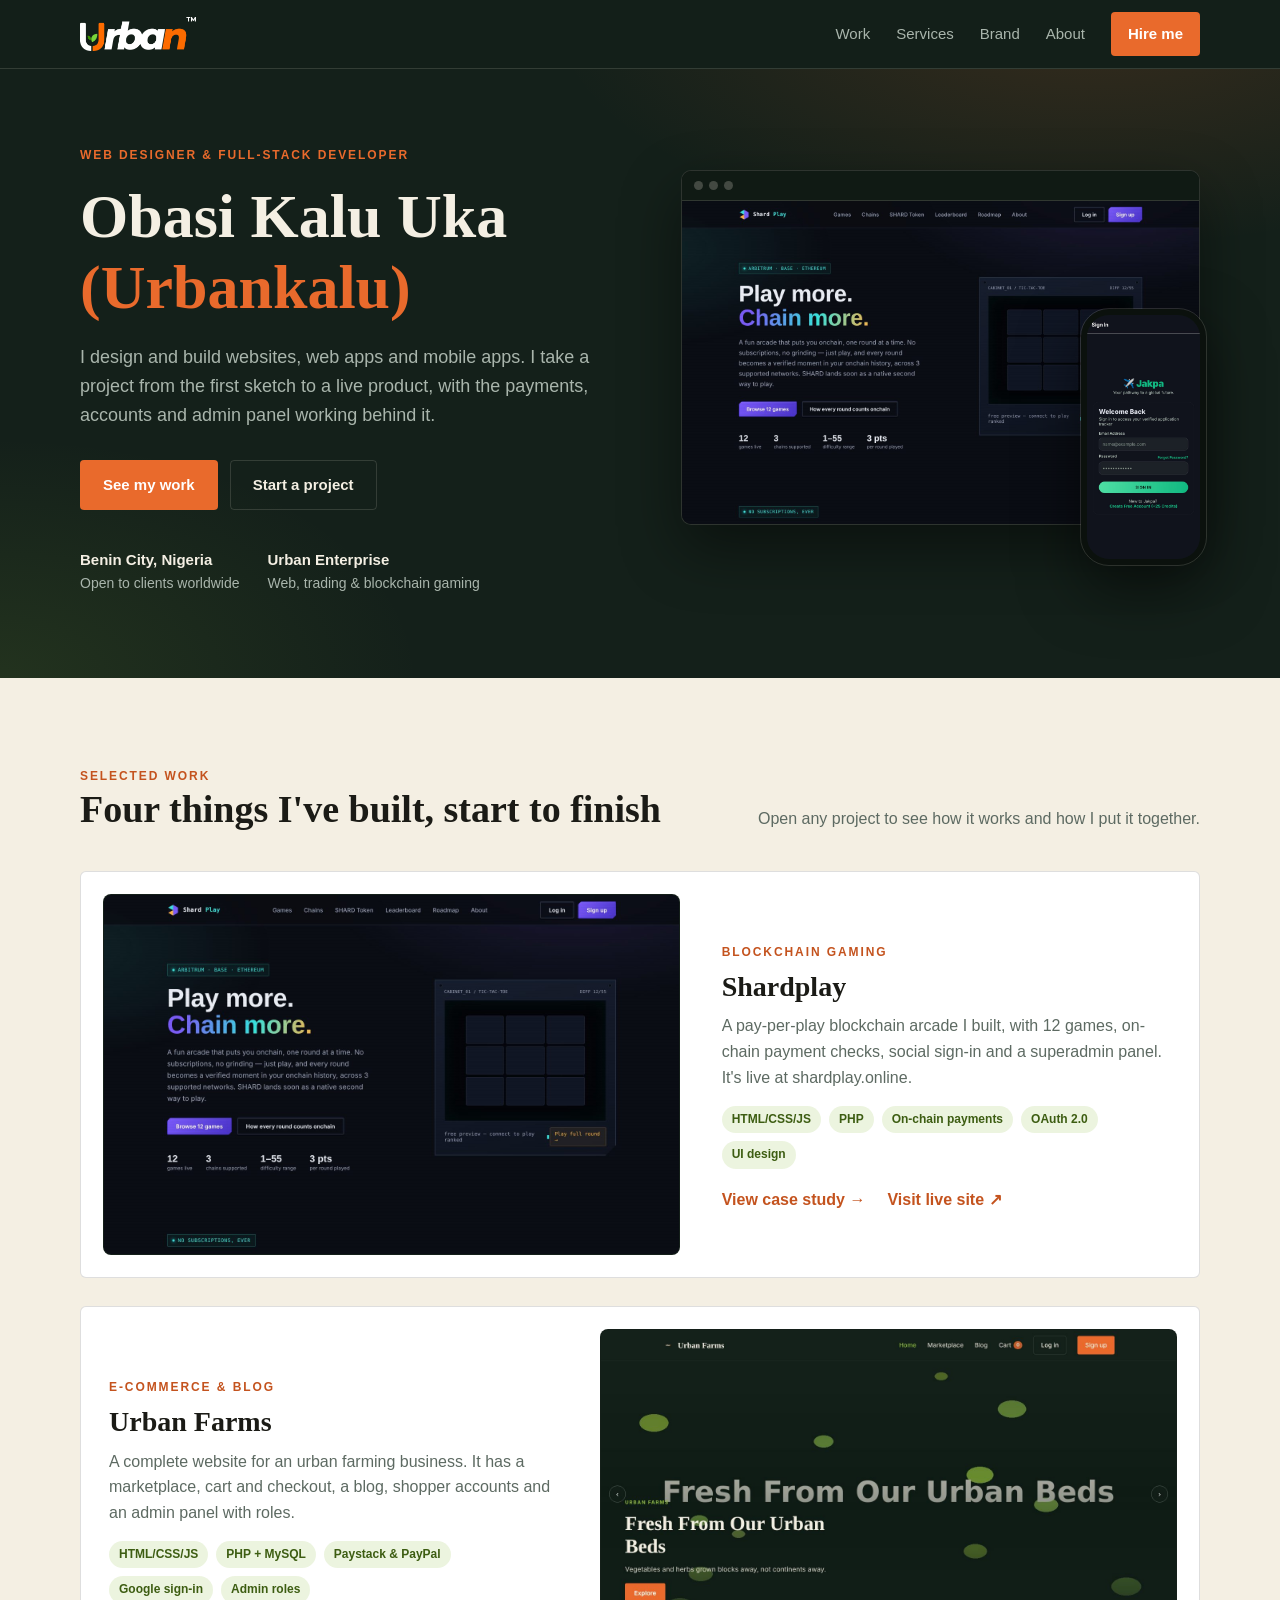
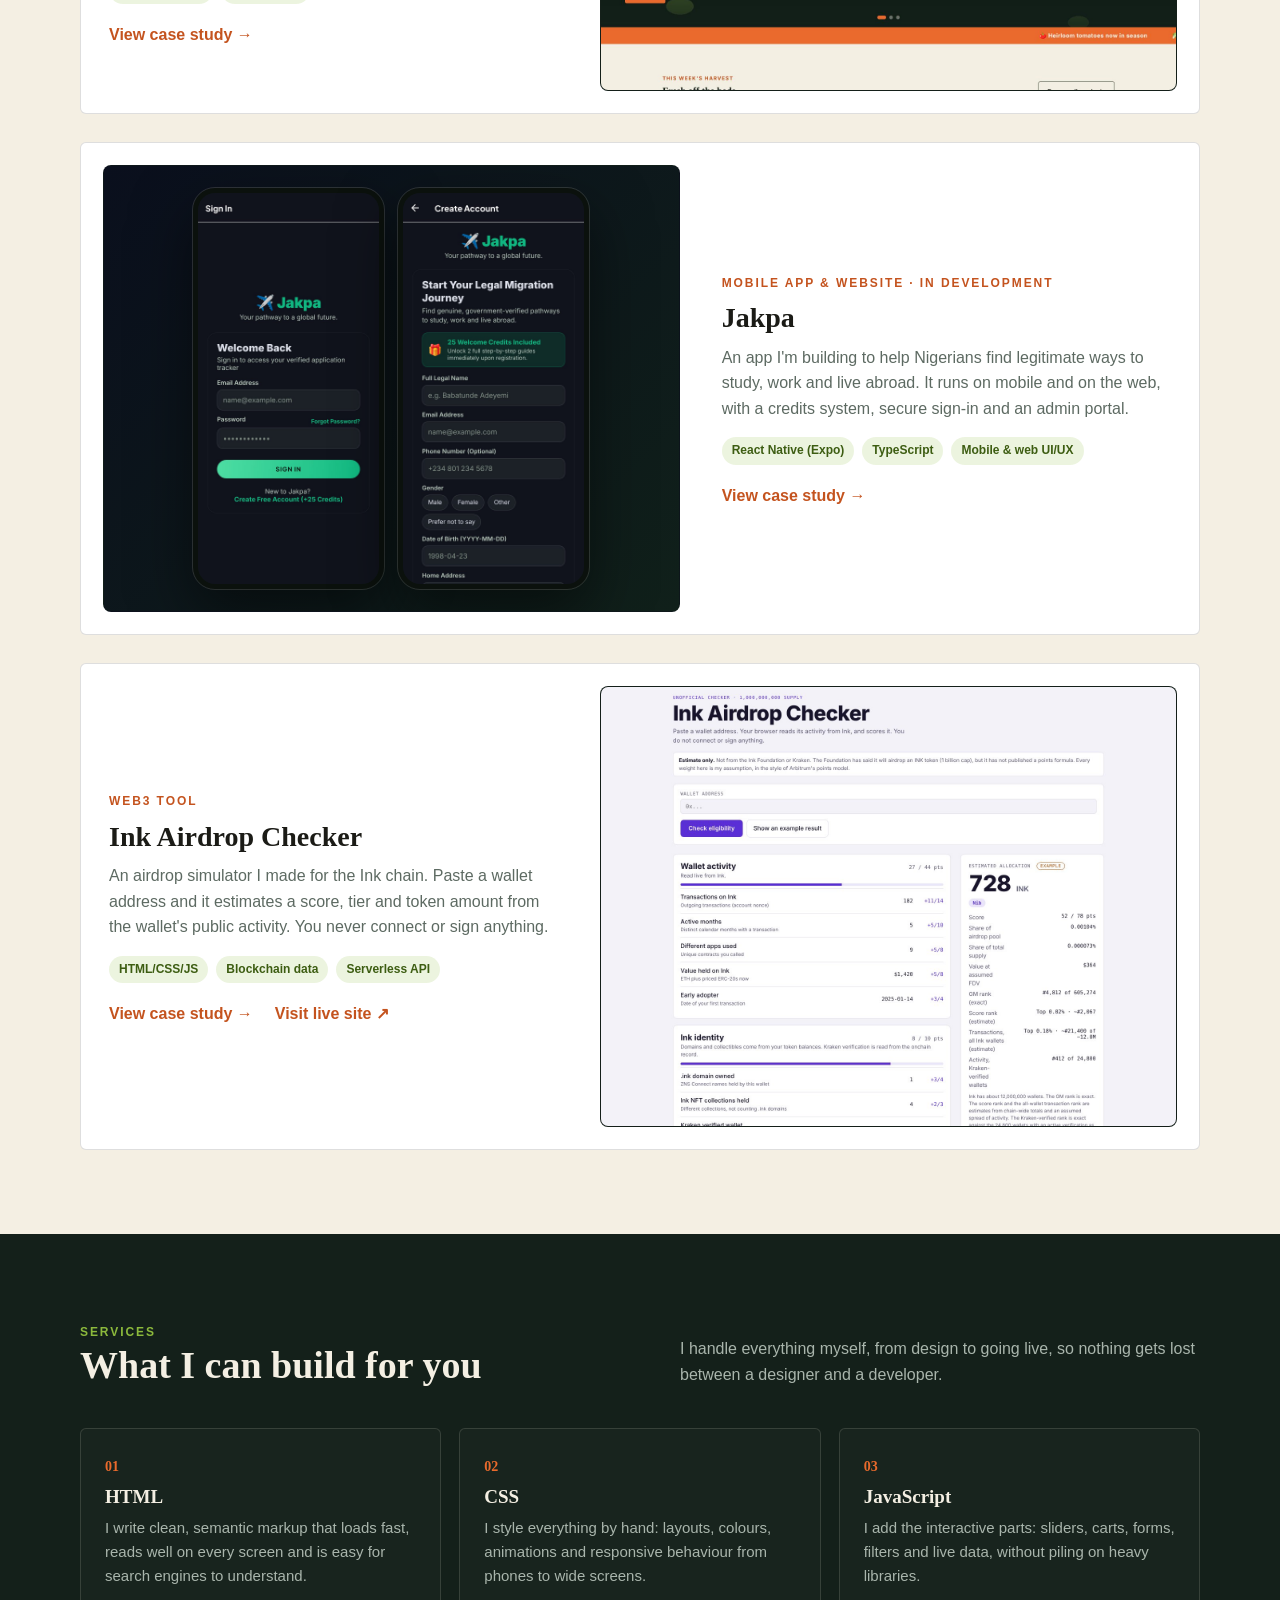
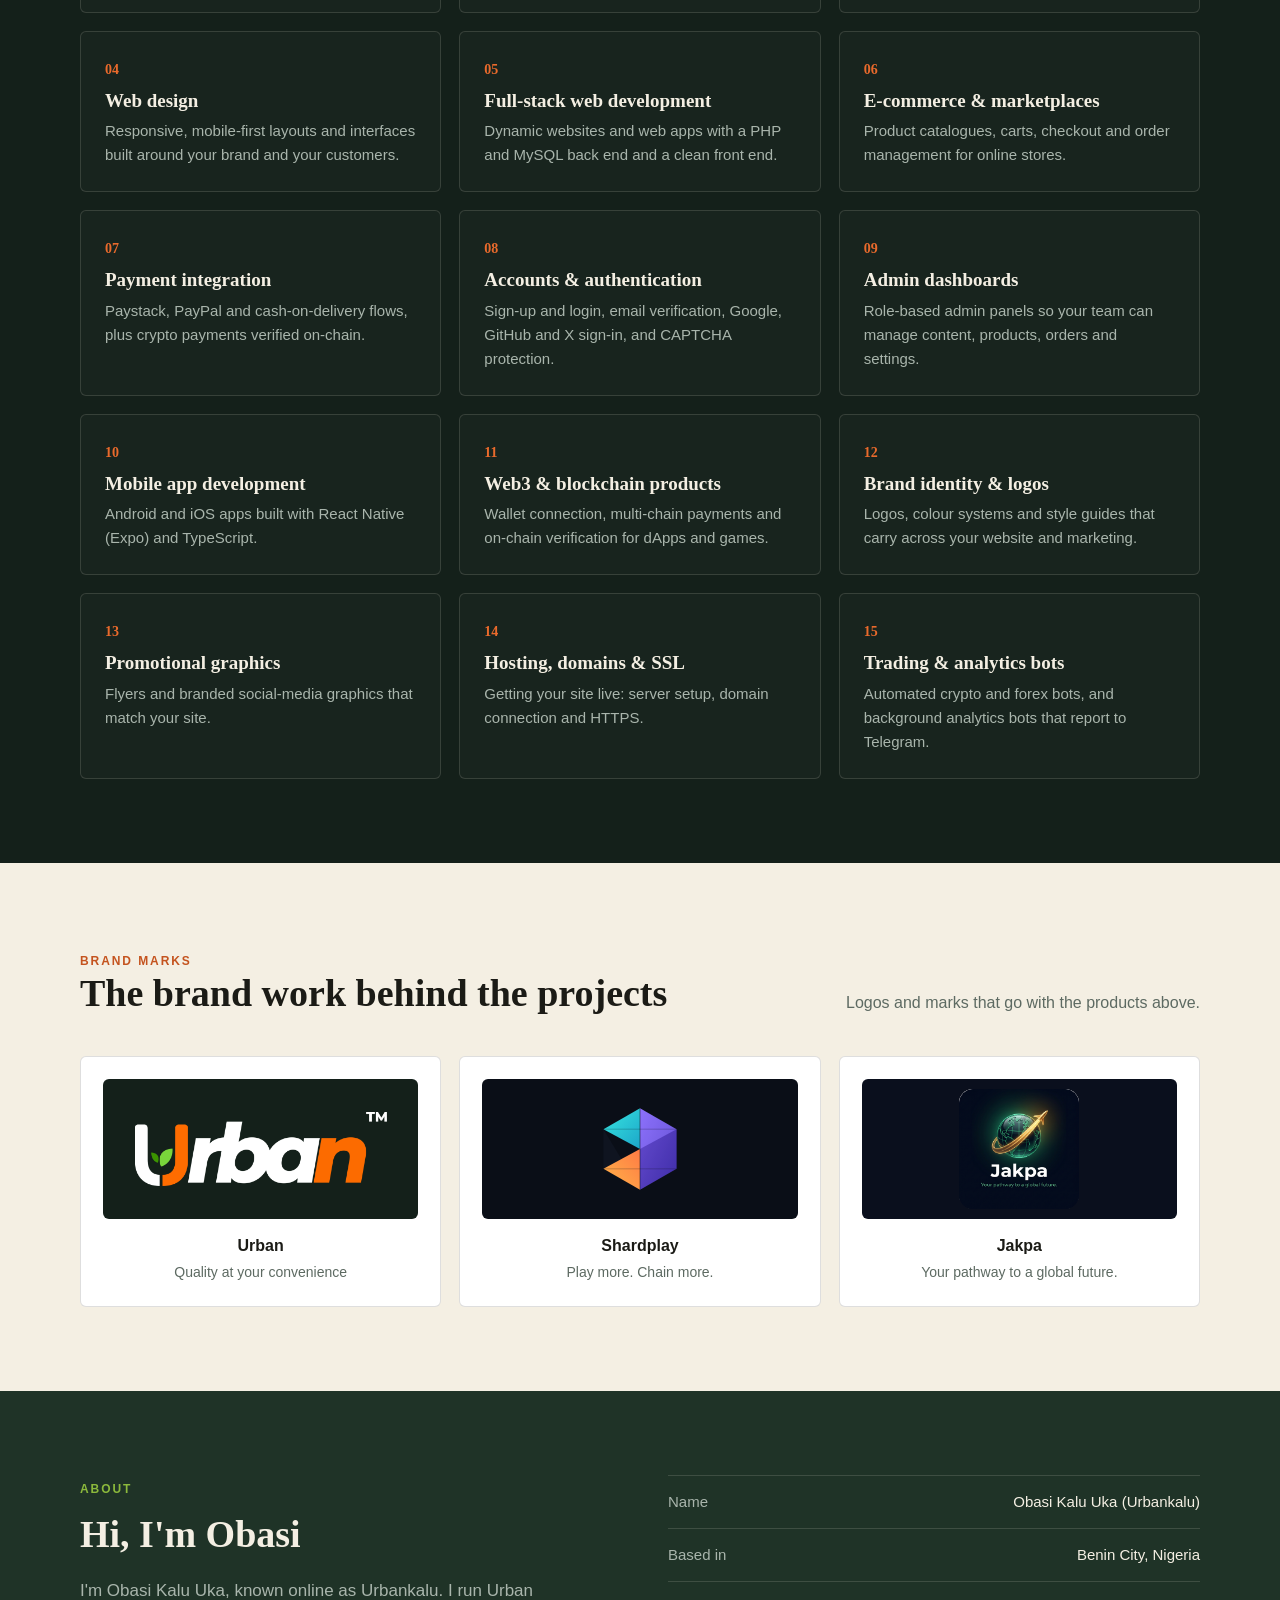
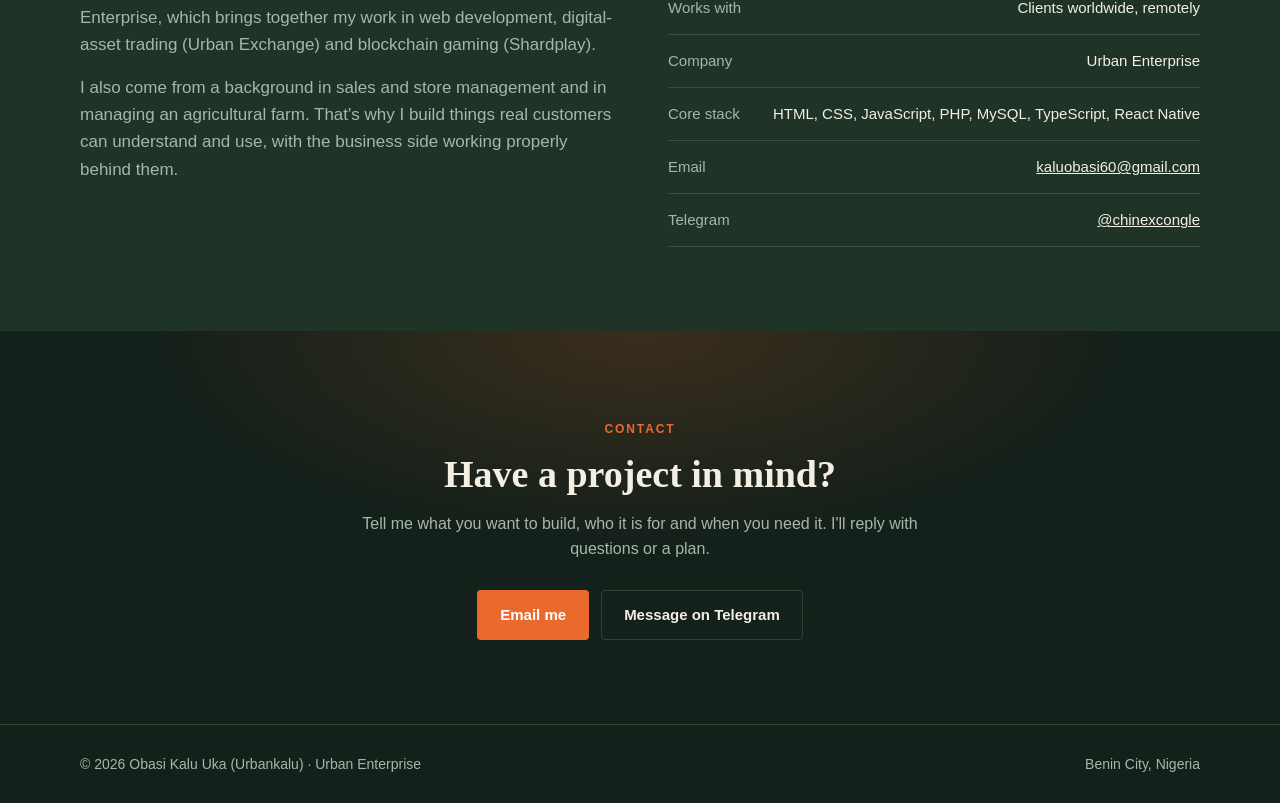
<file: index.html>
<!doctype html>
<html lang="en">
<head>
<meta charset="utf-8">
<meta name="viewport" content="width=device-width, initial-scale=1">
<title>Obasi Kalu Uka (Urbankalu) — Web Designer &amp; Developer</title>
<meta name="description" content="Obasi Kalu Uka (Urbankalu) is a web designer and full-stack developer in Benin City, Nigeria, working with clients worldwide. Websites, web apps, mobile apps, branding and blockchain products.">
<meta name="theme-color" content="#14201a">
<link rel="icon" href="assets/img/urban-logo.png">
<link rel="stylesheet" href="assets/style.css">
</head>
<body>

<header class="site-header">
  <div class="wrap nav">
    <a class="brand" href="#top" aria-label="Urban — home"><img src="assets/img/urban-logo.png" alt="Urban"></a>
    <button class="menu-btn" aria-label="Menu">Menu</button>
    <ul>
      <li><a href="#work">Work</a></li>
      <li><a href="#services">Services</a></li>
      <li><a href="#brand">Brand</a></li>
      <li><a href="#about">About</a></li>
      <li><a class="btn btn-solid btn-sm" href="#contact" style="color:#fff">Hire me</a></li>
    </ul>
  </div>
</header>

<main id="top">

<!-- HERO -->
<section class="hero">
  <div class="wrap hero-grid">
    <div>
      <span class="eyebrow">Web designer &amp; full-stack developer</span>
      <h1>Obasi Kalu Uka <em>(Urbankalu)</em></h1>
      <p class="lead">I design and build websites, web apps and mobile apps. I take a project from the first sketch to a live product, with the payments, accounts and admin panel working behind it.</p>
      <div class="cta">
        <a class="btn btn-solid" href="#work">See my work</a>
        <a class="btn btn-ghost" href="#contact">Start a project</a>
      </div>
      <div class="hero-meta">
        <div><strong>Benin City, Nigeria</strong>Open to clients worldwide</div>
        <div><strong>Urban Enterprise</strong>Web, trading &amp; blockchain gaming</div>
      </div>
    </div>
    <div class="hero-art">
      <div class="frame">
        <div class="bar"><i></i><i></i><i></i></div>
        <img src="assets/img/sp-home.jpg" alt="Shardplay home page" width="1440" height="900">
      </div>
      <div class="phone"><img src="assets/img/jk-1.jpg" alt="Jakpa sign-in screen" width="780" height="1688"></div>
    </div>
  </div>
</section>

<!-- WORK -->
<section id="work" class="light">
  <div class="wrap">
    <div class="section-head">
      <div>
        <span class="eyebrow">Selected work</span>
        <h2>Four things I've built, start to finish</h2>
      </div>
      <p>Open any project to see how it works and how I put it together.</p>
    </div>

    <div class="projects">
      <div class="project">
        <a class="shot" href="projects/shardplay.html"><img src="assets/img/sp-home.jpg" alt="Shardplay home page" loading="lazy"></a>
        <div class="body">
          <span class="eyebrow">Blockchain gaming</span>
          <h3>Shardplay</h3>
          <p>A pay-per-play blockchain arcade I built, with 12 games, on-chain payment checks, social sign-in and a superadmin panel. It's live at shardplay.online.</p>
          <div class="tags"><span class="tag">HTML/CSS/JS</span><span class="tag">PHP</span><span class="tag">On-chain payments</span><span class="tag">OAuth 2.0</span><span class="tag">UI design</span></div>
          <div class="links"><a class="arrow" href="projects/shardplay.html">View case study &rarr;</a><a class="arrow" href="https://shardplay.online" target="_blank" rel="noopener">Visit live site &nearr;</a></div>
        </div>
      </div>

      <a class="project" href="projects/urban-farms.html">
        <div class="shot"><img src="assets/img/uf-home.jpg" alt="Urban Farms home page" loading="lazy"></div>
        <div class="body">
          <span class="eyebrow">E-commerce &amp; blog</span>
          <h3>Urban Farms</h3>
          <p>A complete website for an urban farming business. It has a marketplace, cart and checkout, a blog, shopper accounts and an admin panel with roles.</p>
          <div class="tags"><span class="tag">HTML/CSS/JS</span><span class="tag">PHP + MySQL</span><span class="tag">Paystack &amp; PayPal</span><span class="tag">Google sign-in</span><span class="tag">Admin roles</span></div>
          <span class="arrow">View case study &rarr;</span>
        </div>
      </a>

      <a class="project" href="projects/jakpa.html">
        <div class="shot mobile">
          <div class="phone"><img src="assets/img/jk-1.jpg" alt="Jakpa sign-in screen" loading="lazy"></div>
          <div class="phone"><img src="assets/img/jk-2.jpg" alt="Jakpa create-account screen"></div>
        </div>
        <div class="body">
          <span class="eyebrow">Mobile app &amp; website &middot; In development</span>
          <h3>Jakpa</h3>
          <p>An app I'm building to help Nigerians find legitimate ways to study, work and live abroad. It runs on mobile and on the web, with a credits system, secure sign-in and an admin portal.</p>
          <div class="tags"><span class="tag">React Native (Expo)</span><span class="tag">TypeScript</span><span class="tag">Mobile &amp; web UI/UX</span></div>
          <span class="arrow">View case study &rarr;</span>
        </div>
      </a>

      <div class="project">
        <a class="shot" href="projects/ink-airdrop-checker.html"><img src="assets/img/ink-example.jpg" alt="Ink Airdrop Checker showing an example result" loading="lazy"></a>
        <div class="body">
          <span class="eyebrow">Web3 tool</span>
          <h3>Ink Airdrop Checker</h3>
          <p>An airdrop simulator I made for the Ink chain. Paste a wallet address and it estimates a score, tier and token amount from the wallet's public activity. You never connect or sign anything.</p>
          <div class="tags"><span class="tag">HTML/CSS/JS</span><span class="tag">Blockchain data</span><span class="tag">Serverless API</span></div>
          <div class="links"><a class="arrow" href="projects/ink-airdrop-checker.html">View case study &rarr;</a><a class="arrow" href="https://inkonchainairdropsimulator.vercel.app/" target="_blank" rel="noopener">Visit live site &nearr;</a></div>
        </div>
      </div>
    </div>
  </div>
</section>

<!-- SERVICES -->
<section id="services">
  <div class="wrap">
    <div class="section-head">
      <div>
        <span class="eyebrow green">Services</span>
        <h2>What I can build for you</h2>
      </div>
      <p>I handle everything myself, from design to going live, so nothing gets lost between a designer and a developer.</p>
    </div>
    <div class="services">
      <div class="service"><span class="num">01</span><h3>HTML</h3><p>I write clean, semantic markup that loads fast, reads well on every screen and is easy for search engines to understand.</p></div>
      <div class="service"><span class="num">02</span><h3>CSS</h3><p>I style everything by hand: layouts, colours, animations and responsive behaviour from phones to wide screens.</p></div>
      <div class="service"><span class="num">03</span><h3>JavaScript</h3><p>I add the interactive parts: sliders, carts, forms, filters and live data, without piling on heavy libraries.</p></div>
      <div class="service"><span class="num">04</span><h3>Web design</h3><p>Responsive, mobile-first layouts and interfaces built around your brand and your customers.</p></div>
      <div class="service"><span class="num">05</span><h3>Full-stack web development</h3><p>Dynamic websites and web apps with a PHP and MySQL back end and a clean front end.</p></div>
      <div class="service"><span class="num">06</span><h3>E-commerce &amp; marketplaces</h3><p>Product catalogues, carts, checkout and order management for online stores.</p></div>
      <div class="service"><span class="num">07</span><h3>Payment integration</h3><p>Paystack, PayPal and cash-on-delivery flows, plus crypto payments verified on-chain.</p></div>
      <div class="service"><span class="num">08</span><h3>Accounts &amp; authentication</h3><p>Sign-up and login, email verification, Google, GitHub and X sign-in, and CAPTCHA protection.</p></div>
      <div class="service"><span class="num">09</span><h3>Admin dashboards</h3><p>Role-based admin panels so your team can manage content, products, orders and settings.</p></div>
      <div class="service"><span class="num">10</span><h3>Mobile app development</h3><p>Android and iOS apps built with React Native (Expo) and TypeScript.</p></div>
      <div class="service"><span class="num">11</span><h3>Web3 &amp; blockchain products</h3><p>Wallet connection, multi-chain payments and on-chain verification for dApps and games.</p></div>
      <div class="service"><span class="num">12</span><h3>Brand identity &amp; logos</h3><p>Logos, colour systems and style guides that carry across your website and marketing.</p></div>
      <div class="service"><span class="num">13</span><h3>Promotional graphics</h3><p>Flyers and branded social-media graphics that match your site.</p></div>
      <div class="service"><span class="num">14</span><h3>Hosting, domains &amp; SSL</h3><p>Getting your site live: server setup, domain connection and HTTPS.</p></div>
      <div class="service"><span class="num">15</span><h3>Trading &amp; analytics bots</h3><p>Automated crypto and forex bots, and background analytics bots that report to Telegram.</p></div>
    </div>
  </div>
</section>

<!-- BRAND -->
<section id="brand" class="light">
  <div class="wrap">
    <div class="section-head">
      <div>
        <span class="eyebrow">Brand marks</span>
        <h2>The brand work behind the projects</h2>
      </div>
      <p>Logos and marks that go with the products above.</p>
    </div>
    <div class="marks">
      <div class="mark u"><div class="tile"><img src="assets/img/urban-logo.png" alt="Urban logo"></div><b>Urban</b><span>Quality at your convenience</span></div>
      <div class="mark s"><div class="tile"><img src="assets/img/shardplay-mark.svg" alt="Shardplay logo mark" style="height:90px"></div><b>Shardplay</b><span>Play more. Chain more.</span></div>
      <div class="mark j"><div class="tile j"><img src="assets/img/jakpa-icon.png" alt="Jakpa app icon"></div><b>Jakpa</b><span>Your pathway to a global future.</span></div>
    </div>
  </div>
</section>

<!-- ABOUT -->
<section id="about" class="deep">
  <div class="wrap about">
    <div>
      <span class="eyebrow green">About</span>
      <h2 style="margin:12px 0 20px">Hi, I'm Obasi</h2>
      <p>I'm Obasi Kalu Uka, known online as Urbankalu. I run Urban Enterprise, which brings together my work in web development, digital-asset trading (Urban Exchange) and blockchain gaming (Shardplay).</p>
      <p>I also come from a background in sales and store management and in managing an agricultural farm. That's why I build things real customers can understand and use, with the business side working properly behind them.</p>
    </div>
    <ul class="facts">
      <li><span>Name</span><span>Obasi Kalu Uka (Urbankalu)</span></li>
      <li><span>Based in</span><span>Benin City, Nigeria</span></li>
      <li><span>Works with</span><span>Clients worldwide, remotely</span></li>
      <li><span>Company</span><span>Urban Enterprise</span></li>
      <li><span>Core stack</span><span>HTML, CSS, JavaScript, PHP, MySQL, TypeScript, React Native</span></li>
      <li><span>Email</span><span><a href="mailto:kaluobasi60@gmail.com">kaluobasi60@gmail.com</a></span></li>
      <li><span>Telegram</span><span><a href="https://t.me/chinexcongle">@chinexcongle</a></span></li>
    </ul>
  </div>
</section>

<!-- CONTACT -->
<section id="contact" class="contact">
  <div class="wrap">
    <span class="eyebrow">Contact</span>
    <h2>Have a project in mind?</h2>
    <p>Tell me what you want to build, who it is for and when you need it. I'll reply with questions or a plan.</p>
    <div class="cta">
      <a class="btn btn-solid" href="mailto:kaluobasi60@gmail.com?subject=Project%20enquiry">Email me</a>
      <a class="btn btn-ghost" href="https://t.me/chinexcongle">Message on Telegram</a>
    </div>
  </div>
</section>

</main>

<footer class="site-footer">
  <div class="wrap row">
    <span>&copy; <span id="year">2026</span> Obasi Kalu Uka (Urbankalu) &middot; Urban Enterprise</span>
    <span>Benin City, Nigeria</span>
  </div>
</footer>

<script src="assets/site.js"></script>
</body>
</html>
</file>
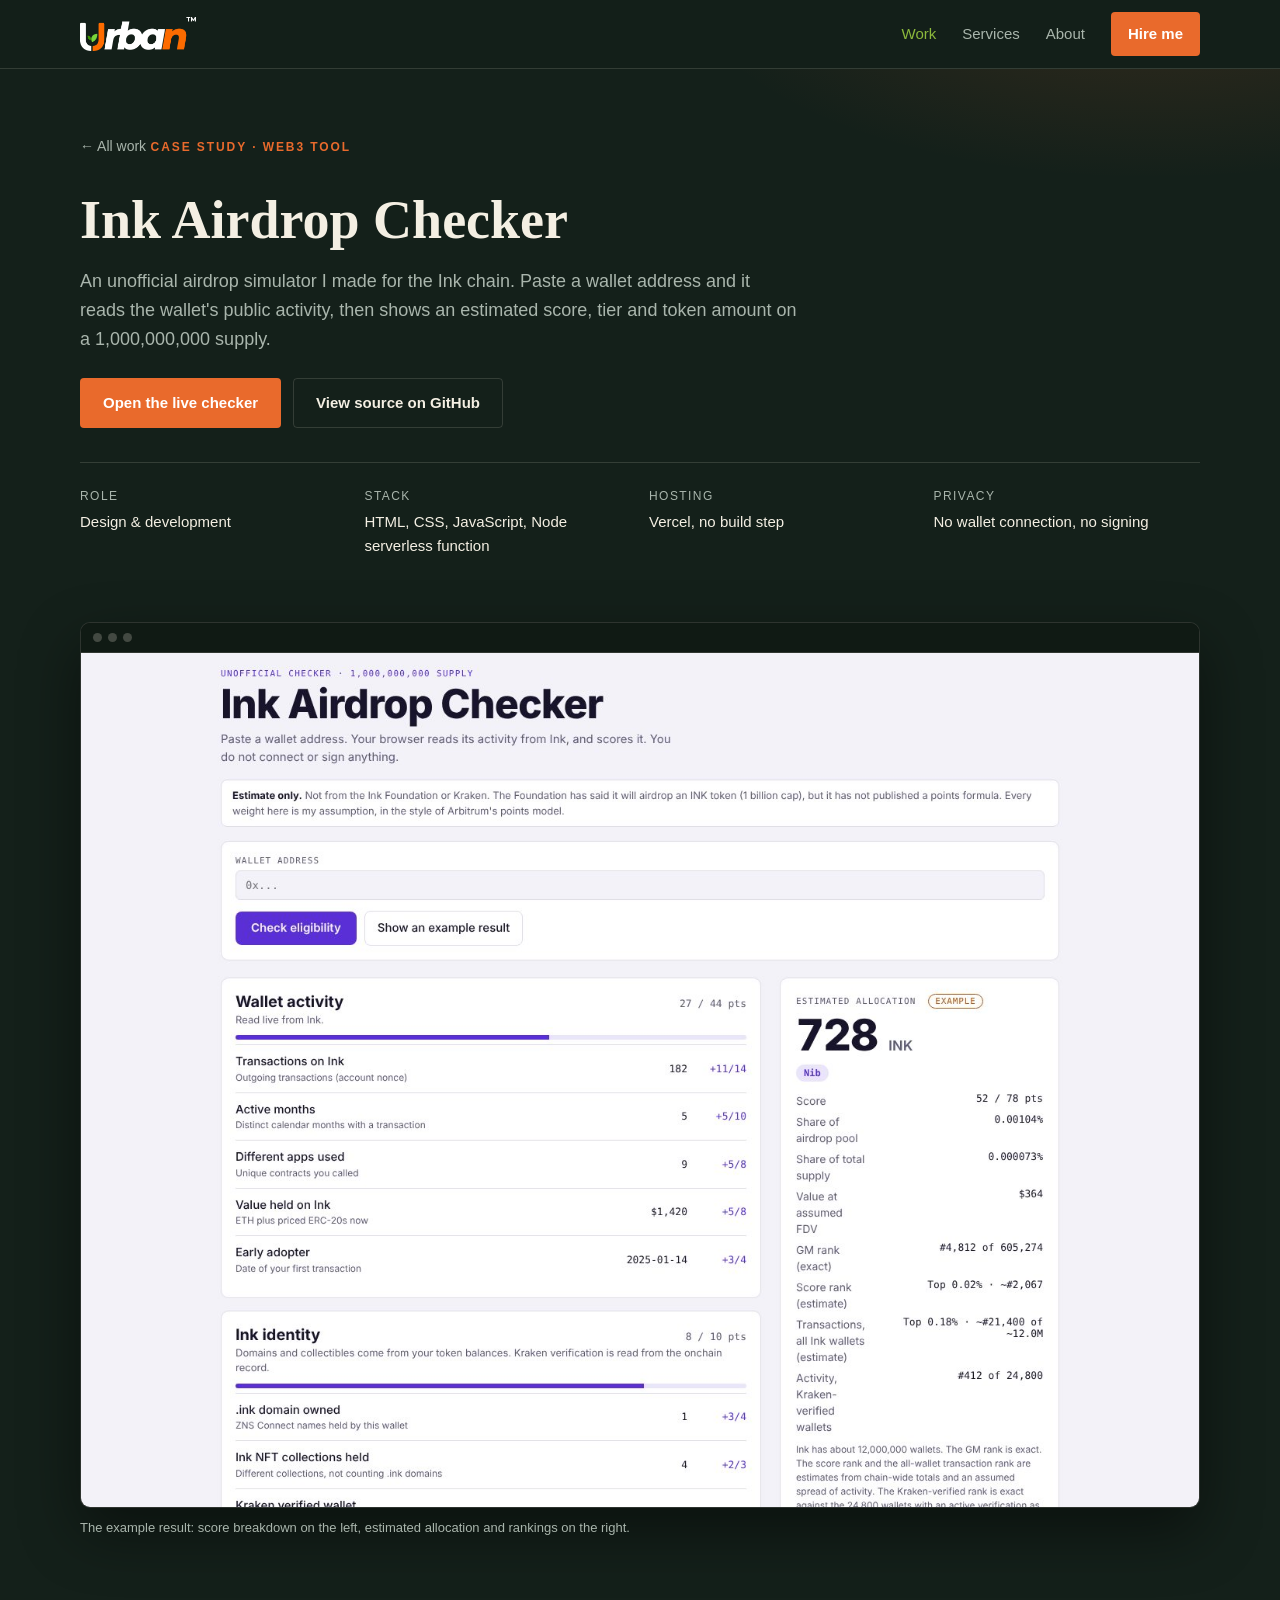
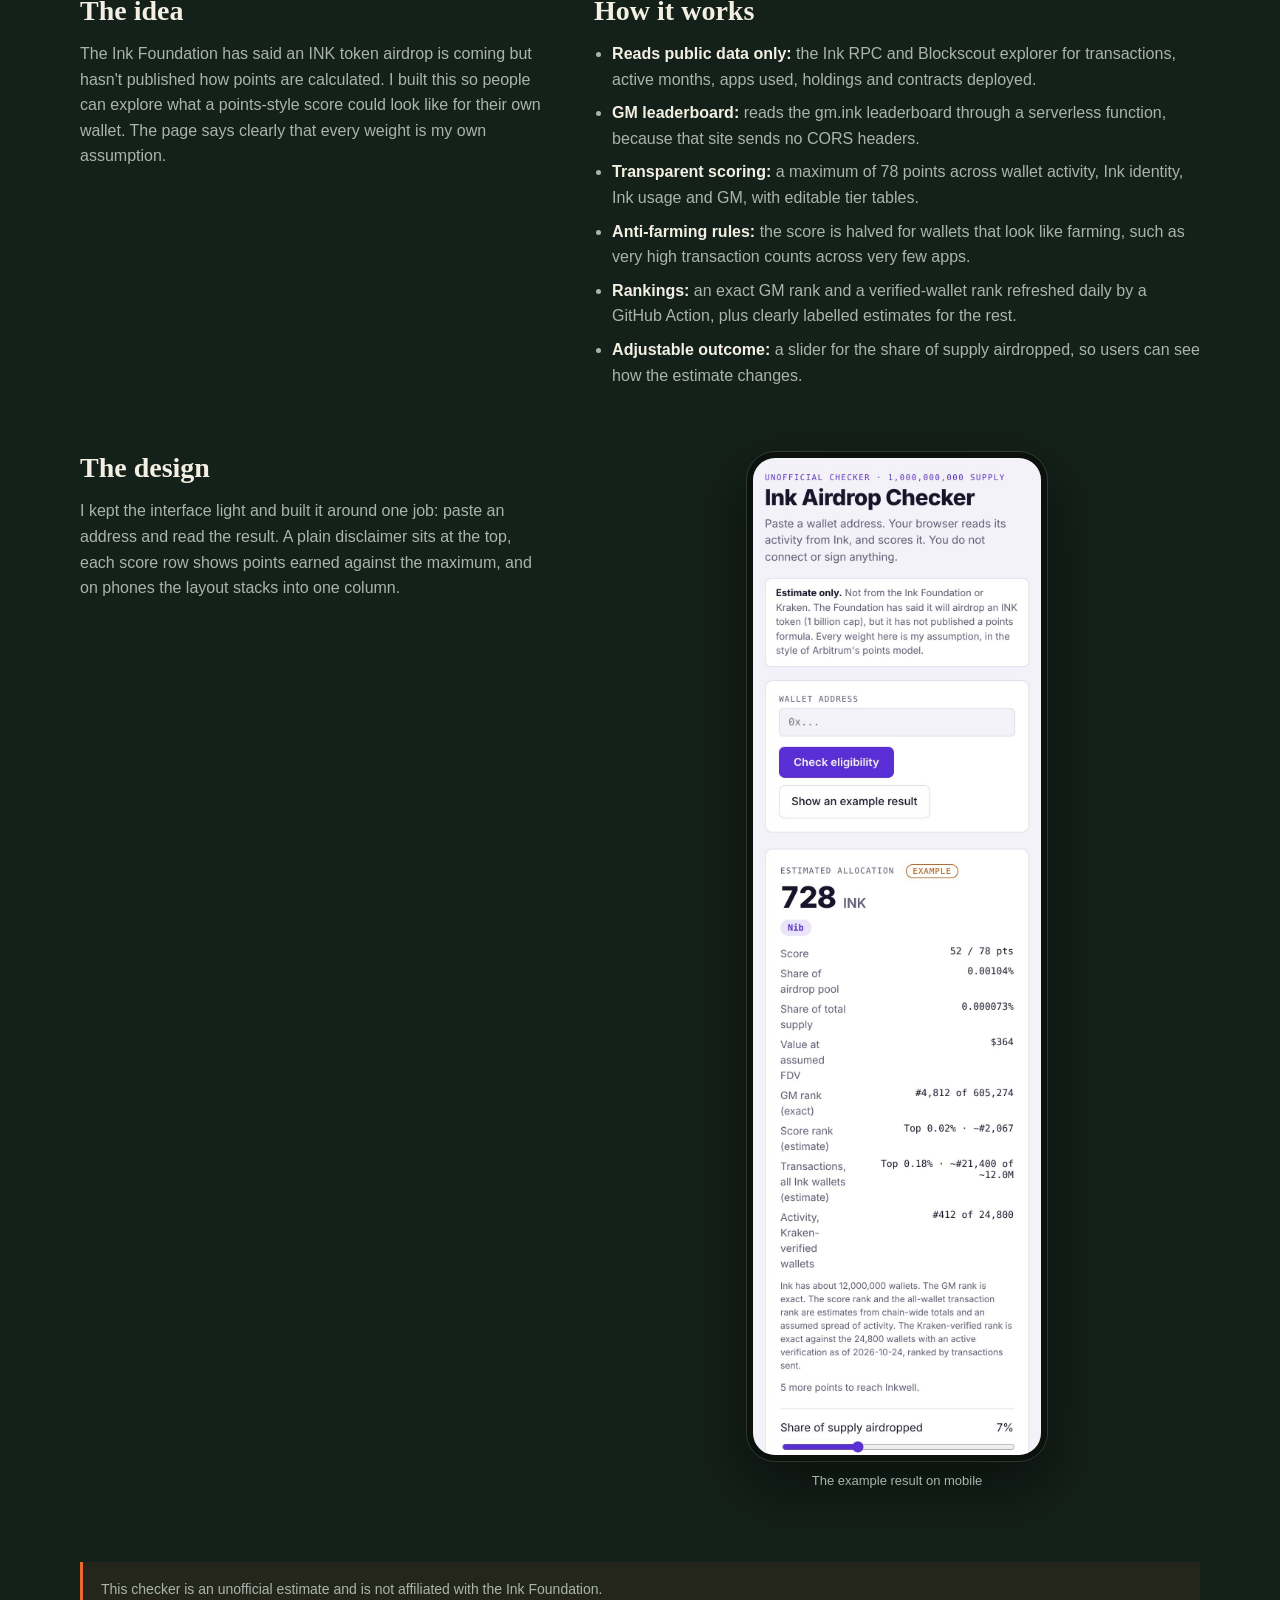
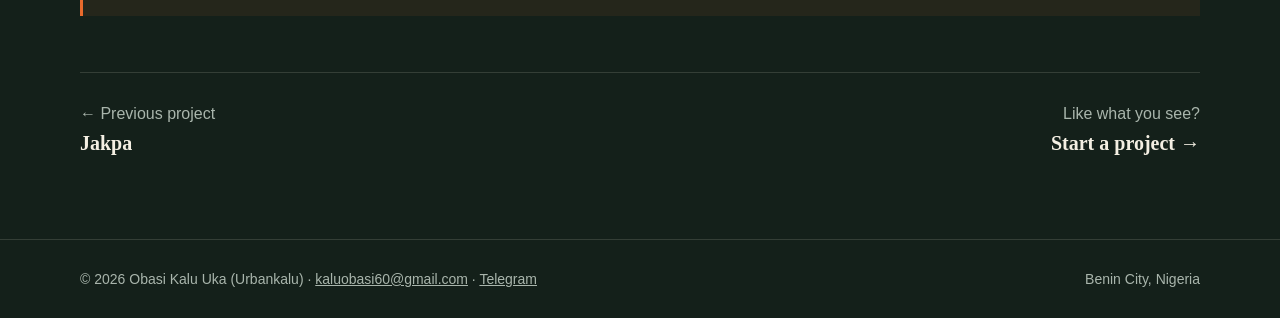
<file: projects/ink-airdrop-checker.html>
<!doctype html>
<html lang="en">
<head>
<meta charset="utf-8">
<meta name="viewport" content="width=device-width, initial-scale=1">
<title>Ink Airdrop Checker — Case study | Obasi Kalu Uka (Urbankalu)</title>
<meta name="description" content="Case study: Ink Airdrop Checker, an unofficial airdrop simulator for the Ink chain that scores a wallet from its public on-chain activity.">
<meta name="theme-color" content="#14201a">
<link rel="icon" href="../assets/img/urban-logo.png">
<link rel="stylesheet" href="../assets/style.css">
</head>
<body>
<header class="site-header">
  <div class="wrap nav">
    <a class="brand" href="../index.html" aria-label="Urban — home"><img src="../assets/img/urban-logo.png" alt="Urban"></a>
    <button class="menu-btn" aria-label="Menu">Menu</button>
    <ul>
      <li><a href="../index.html#work" class="active">Work</a></li>
      <li><a href="../index.html#services">Services</a></li>
      <li><a href="../index.html#about">About</a></li>
      <li><a class="btn btn-solid btn-sm" href="../index.html#contact" style="color:#fff">Hire me</a></li>
    </ul>
  </div>
</header>

<main>
<section class="cs-hero">
  <div class="wrap">
    <a class="back" href="../index.html#work">&larr; All work</a>
    <span class="eyebrow">Case study &middot; Web3 tool</span>
    <h1>Ink Airdrop Checker</h1>
    <p class="lead">An unofficial airdrop simulator I made for the Ink chain. Paste a wallet address and it reads the wallet's public activity, then shows an estimated score, tier and token amount on a 1,000,000,000 supply.</p>
    <div class="cta" style="display:flex;gap:12px;margin-top:24px;flex-wrap:wrap">
      <a class="btn btn-solid" href="https://inkonchainairdropsimulator.vercel.app/" target="_blank" rel="noopener">Open the live checker</a>
      <a class="btn btn-ghost" href="https://github.com/chinex11/Inkonchainairdropsimulator" target="_blank" rel="noopener">View source on GitHub</a>
    </div>
    <div class="facts-row">
      <div><small>Role</small>Design &amp; development</div>
      <div><small>Stack</small>HTML, CSS, JavaScript, Node serverless function</div>
      <div><small>Hosting</small>Vercel, no build step</div>
      <div><small>Privacy</small>No wallet connection, no signing</div>
    </div>
  </div>
</section>

<section class="cs-body">
  <div class="wrap">
    <div class="frame">
      <div class="bar"><i></i><i></i><i></i></div>
      <img src="../assets/img/ink-example.jpg" alt="Ink Airdrop Checker showing an example score breakdown" width="1440" height="1100">
    </div>
    <p class="shot-cap">The example result: score breakdown on the left, estimated allocation and rankings on the right.</p>

    <div class="cs-grid">
      <div>
        <h2>The idea</h2>
        <p>The Ink Foundation has said an INK token airdrop is coming but hasn't published how points are calculated. I built this so people can explore what a points-style score could look like for their own wallet. The page says clearly that every weight is my own assumption.</p>
      </div>
      <div>
        <h2>How it works</h2>
        <ul>
          <li><b>Reads public data only:</b> the Ink RPC and Blockscout explorer for transactions, active months, apps used, holdings and contracts deployed.</li>
          <li><b>GM leaderboard:</b> reads the gm.ink leaderboard through a serverless function, because that site sends no CORS headers.</li>
          <li><b>Transparent scoring:</b> a maximum of 78 points across wallet activity, Ink identity, Ink usage and GM, with editable tier tables.</li>
          <li><b>Anti-farming rules:</b> the score is halved for wallets that look like farming, such as very high transaction counts across very few apps.</li>
          <li><b>Rankings:</b> an exact GM rank and a verified-wallet rank refreshed daily by a GitHub Action, plus clearly labelled estimates for the rest.</li>
          <li><b>Adjustable outcome:</b> a slider for the share of supply airdropped, so users can see how the estimate changes.</li>
        </ul>
      </div>
    </div>

    <div class="cs-grid">
      <div>
        <h2>The design</h2>
        <p>I kept the interface light and built it around one job: paste an address and read the result. A plain disclaimer sits at the top, each score row shows points earned against the maximum, and on phones the layout stacks into one column.</p>
      </div>
      <div style="display:flex;justify-content:center">
        <div style="width:min(300px,70%)">
          <div class="phone"><img src="../assets/img/ink-example-mobile.jpg" alt="Ink Airdrop Checker on a phone" loading="lazy"></div>
          <p class="shot-cap" style="text-align:center">The example result on mobile</p>
        </div>
      </div>
    </div>

    <p class="note">This checker is an unofficial estimate and is not affiliated with the Ink Foundation.</p>

    <div class="cs-nav">
      <a href="jakpa.html">&larr; Previous project<b>Jakpa</b></a>
      <a href="../index.html#contact" style="text-align:right">Like what you see?<b>Start a project &rarr;</b></a>
    </div>
  </div>
</section>
</main>

<footer class="site-footer">
  <div class="wrap row">
    <span>&copy; <span id="year">2026</span> Obasi Kalu Uka (Urbankalu) &middot; <a href="mailto:kaluobasi60@gmail.com">kaluobasi60@gmail.com</a> &middot; <a href="https://t.me/chinexcongle">Telegram</a></span>
    <span>Benin City, Nigeria</span>
  </div>
</footer>
<script src="../assets/site.js"></script>
</body>
</html>
</file>
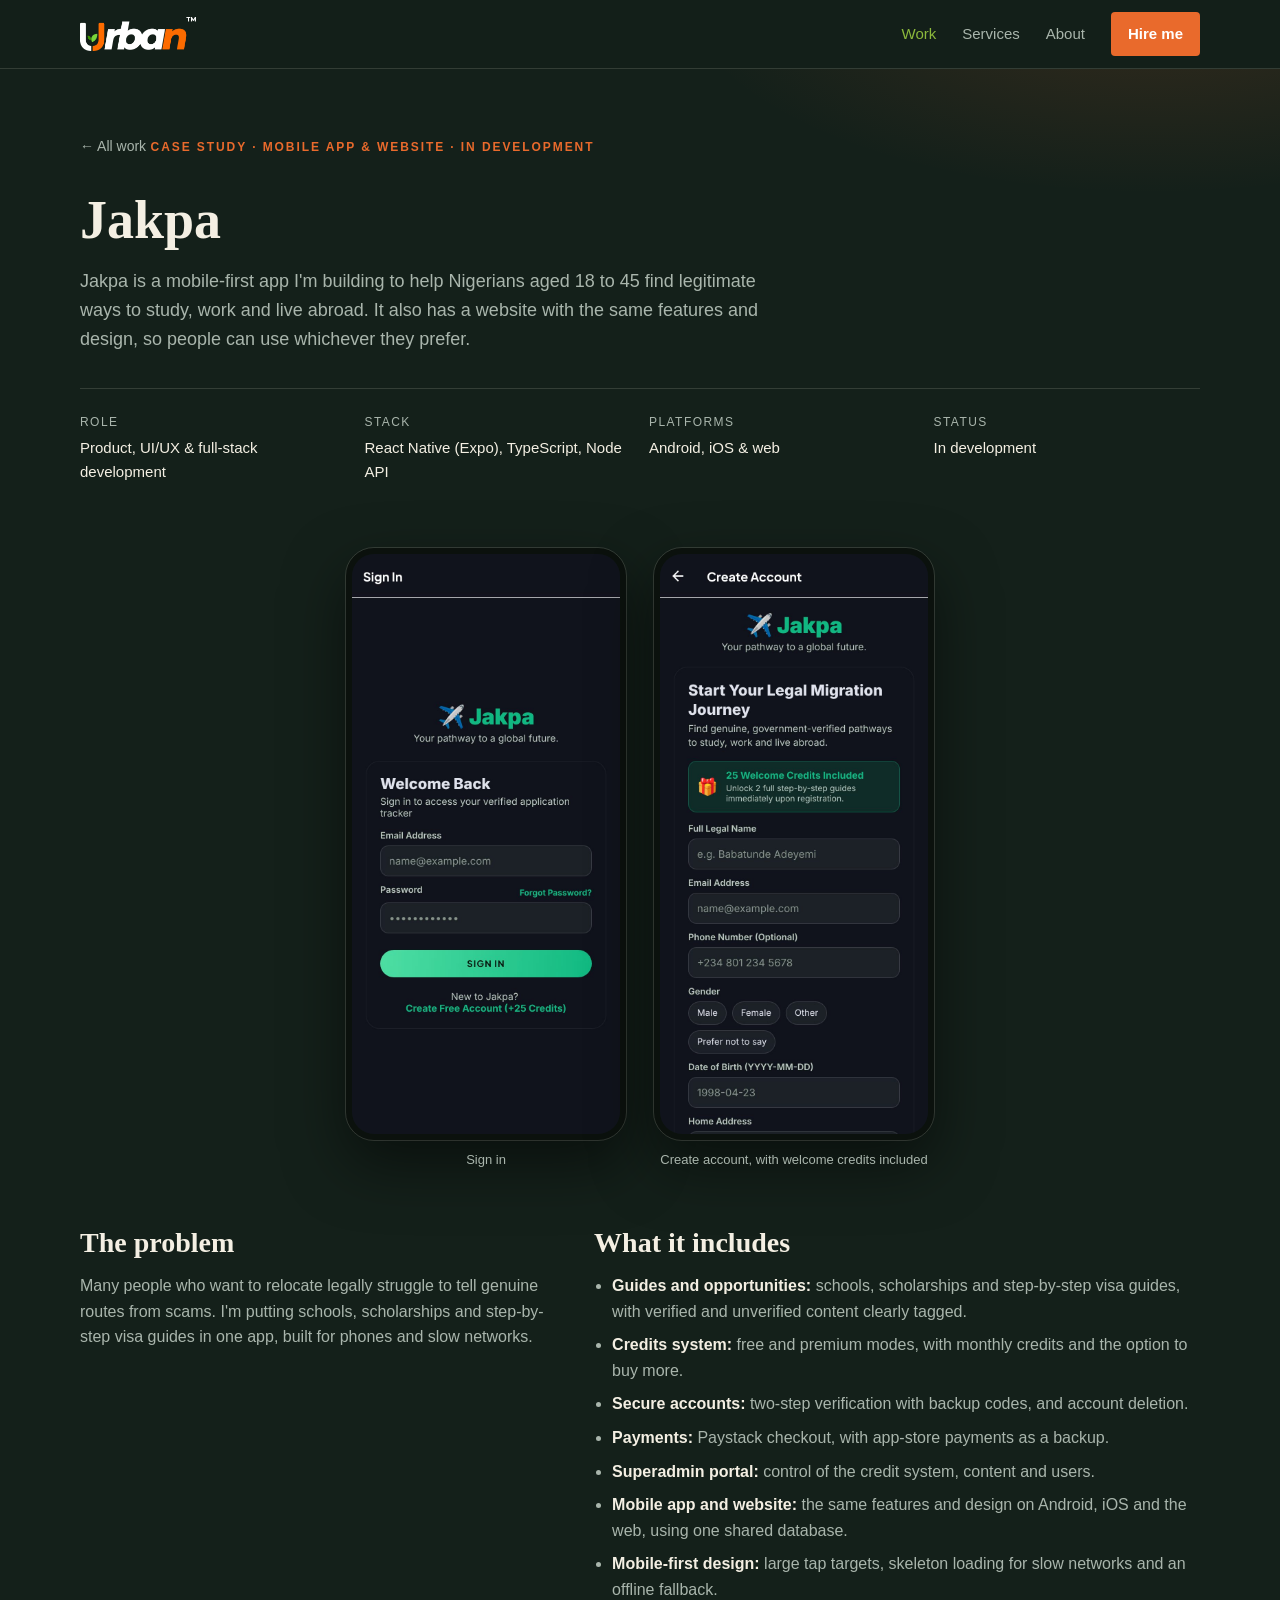
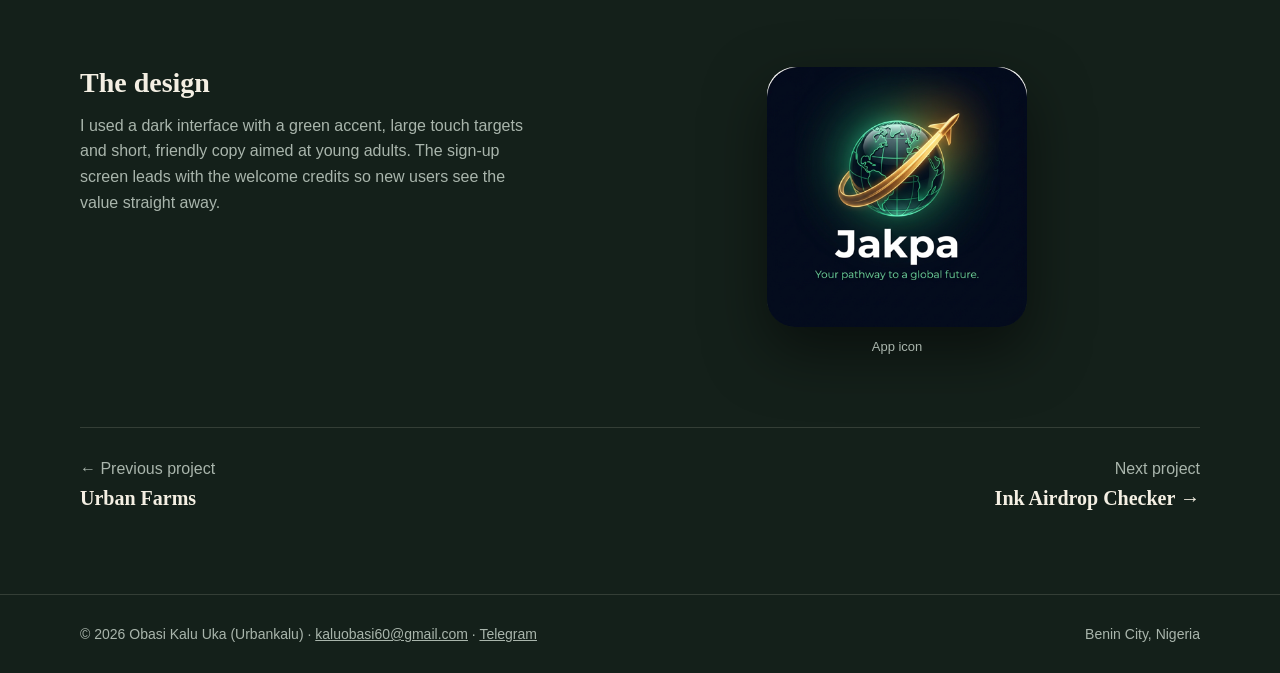
<file: projects/jakpa.html>
<!doctype html>
<html lang="en">
<head>
<meta charset="utf-8">
<meta name="viewport" content="width=device-width, initial-scale=1">
<title>Jakpa — Case study | Obasi Kalu Uka (Urbankalu)</title>
<meta name="description" content="Case study: Jakpa, a mobile-first app that helps Nigerians find legitimate routes to study, work and live abroad.">
<meta name="theme-color" content="#14201a">
<link rel="icon" href="../assets/img/urban-logo.png">
<link rel="stylesheet" href="../assets/style.css">
</head>
<body>
<header class="site-header">
  <div class="wrap nav">
    <a class="brand" href="../index.html" aria-label="Urban — home"><img src="../assets/img/urban-logo.png" alt="Urban"></a>
    <button class="menu-btn" aria-label="Menu">Menu</button>
    <ul>
      <li><a href="../index.html#work" class="active">Work</a></li>
      <li><a href="../index.html#services">Services</a></li>
      <li><a href="../index.html#about">About</a></li>
      <li><a class="btn btn-solid btn-sm" href="../index.html#contact" style="color:#fff">Hire me</a></li>
    </ul>
  </div>
</header>

<main>
<section class="cs-hero">
  <div class="wrap">
    <a class="back" href="../index.html#work">&larr; All work</a>
    <span class="eyebrow">Case study &middot; Mobile app &amp; website &middot; In development</span>
    <h1>Jakpa</h1>
    <p class="lead">Jakpa is a mobile-first app I'm building to help Nigerians aged 18 to 45 find legitimate ways to study, work and live abroad. It also has a website with the same features and design, so people can use whichever they prefer.</p>
    <div class="facts-row">
      <div><small>Role</small>Product, UI/UX &amp; full-stack development</div>
      <div><small>Stack</small>React Native (Expo), TypeScript, Node API</div>
      <div><small>Platforms</small>Android, iOS &amp; web</div>
      <div><small>Status</small>In development</div>
    </div>
  </div>
</section>

<section class="cs-body">
  <div class="wrap">
    <div class="shots-phones">
      <figure>
        <div class="phone"><img src="../assets/img/jk-1.jpg" alt="Jakpa sign-in screen" width="780" height="1688"></div>
        <p class="shot-cap" style="text-align:center">Sign in</p>
      </figure>
      <figure>
        <div class="phone"><img src="../assets/img/jk-2.jpg" alt="Jakpa create-account screen with welcome credits" loading="lazy"></div>
        <p class="shot-cap" style="text-align:center">Create account, with welcome credits included</p>
      </figure>
    </div>

    <div class="cs-grid">
      <div>
        <h2>The problem</h2>
        <p>Many people who want to relocate legally struggle to tell genuine routes from scams. I'm putting schools, scholarships and step-by-step visa guides in one app, built for phones and slow networks.</p>
      </div>
      <div>
        <h2>What it includes</h2>
        <ul>
          <li><b>Guides and opportunities:</b> schools, scholarships and step-by-step visa guides, with verified and unverified content clearly tagged.</li>
          <li><b>Credits system:</b> free and premium modes, with monthly credits and the option to buy more.</li>
          <li><b>Secure accounts:</b> two-step verification with backup codes, and account deletion.</li>
          <li><b>Payments:</b> Paystack checkout, with app-store payments as a backup.</li>
          <li><b>Superadmin portal:</b> control of the credit system, content and users.</li>
          <li><b>Mobile app and website:</b> the same features and design on Android, iOS and the web, using one shared database.</li>
          <li><b>Mobile-first design:</b> large tap targets, skeleton loading for slow networks and an offline fallback.</li>
        </ul>
      </div>
    </div>

    <div class="cs-grid">
      <div>
        <h2>The design</h2>
        <p>I used a dark interface with a green accent, large touch targets and short, friendly copy aimed at young adults. The sign-up screen leads with the welcome credits so new users see the value straight away.</p>
      </div>
      <div style="display:flex;justify-content:center">
        <div style="width:min(260px,60%)">
          <img src="../assets/img/jakpa-icon.png" alt="Jakpa app icon" loading="lazy" style="border-radius:28px;box-shadow:0 24px 60px rgba(0,0,0,.5)">
          <p class="shot-cap" style="text-align:center">App icon</p>
        </div>
      </div>
    </div>

    <div class="cs-nav">
      <a href="urban-farms.html">&larr; Previous project<b>Urban Farms</b></a>
      <a href="ink-airdrop-checker.html" style="text-align:right">Next project<b>Ink Airdrop Checker &rarr;</b></a>
    </div>
  </div>
</section>
</main>

<footer class="site-footer">
  <div class="wrap row">
    <span>&copy; <span id="year">2026</span> Obasi Kalu Uka (Urbankalu) &middot; <a href="mailto:kaluobasi60@gmail.com">kaluobasi60@gmail.com</a> &middot; <a href="https://t.me/chinexcongle">Telegram</a></span>
    <span>Benin City, Nigeria</span>
  </div>
</footer>
<script src="../assets/site.js"></script>
</body>
</html>
</file>
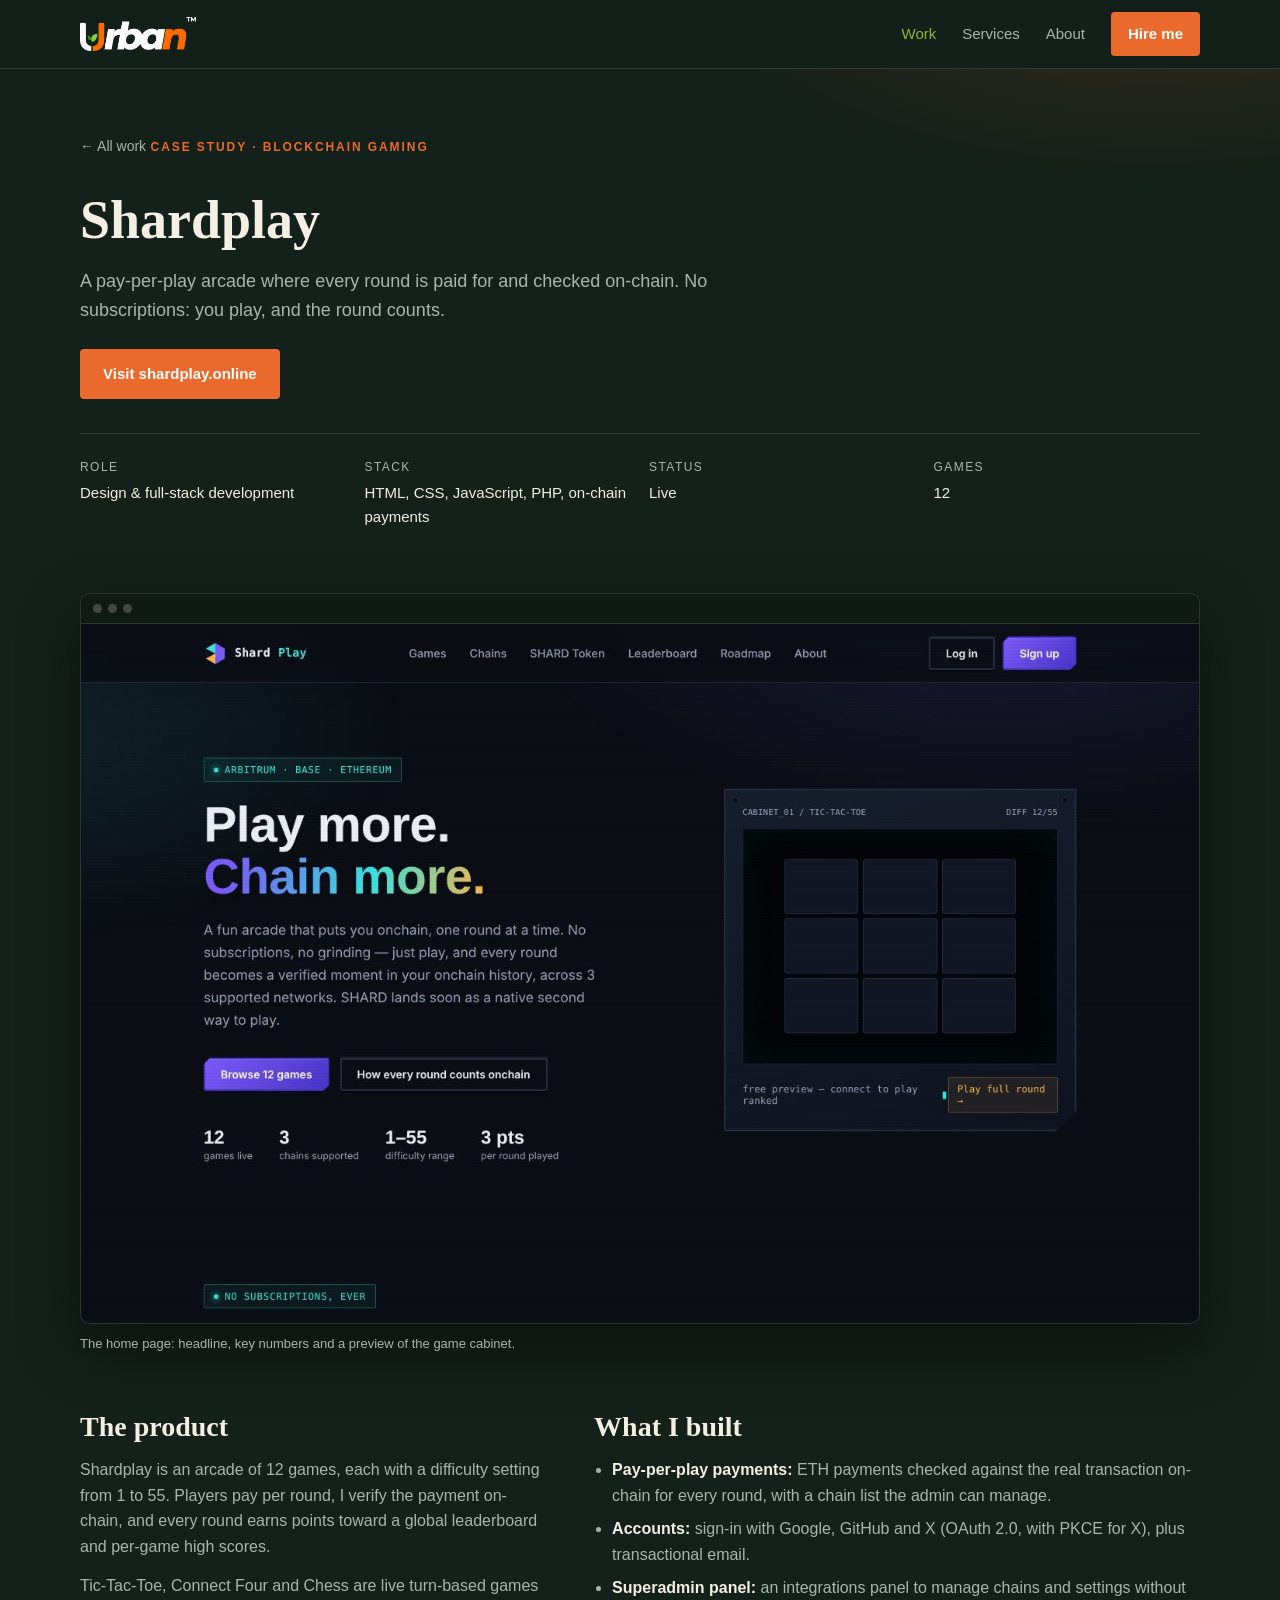
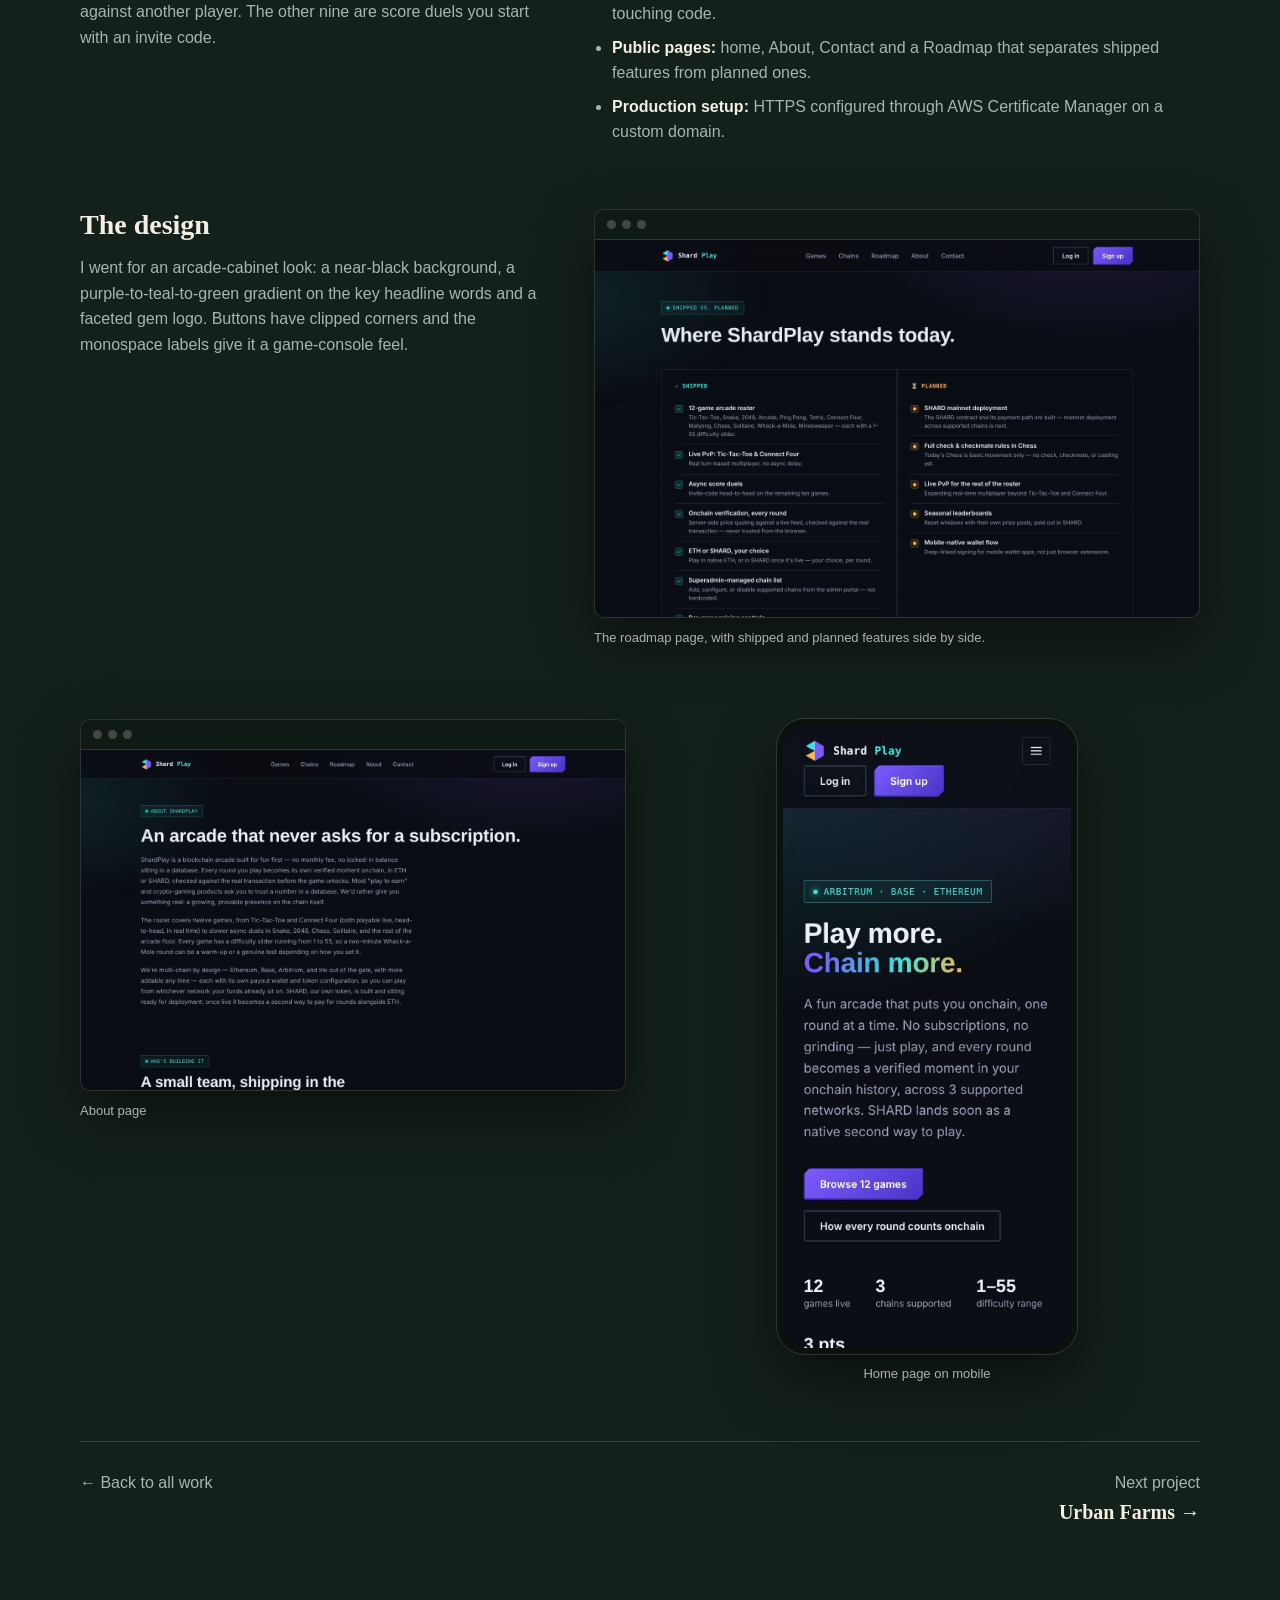
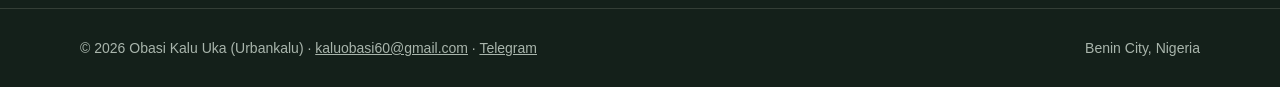
<file: projects/shardplay.html>
<!doctype html>
<html lang="en">
<head>
<meta charset="utf-8">
<meta name="viewport" content="width=device-width, initial-scale=1">
<title>Shardplay — Case study | Obasi Kalu Uka (Urbankalu)</title>
<meta name="description" content="Case study: Shardplay, a pay-per-play blockchain arcade with 12 games, on-chain payment verification and social sign-in.">
<meta name="theme-color" content="#14201a">
<link rel="icon" href="../assets/img/urban-logo.png">
<link rel="stylesheet" href="../assets/style.css">
</head>
<body>
<header class="site-header">
  <div class="wrap nav">
    <a class="brand" href="../index.html" aria-label="Urban — home"><img src="../assets/img/urban-logo.png" alt="Urban"></a>
    <button class="menu-btn" aria-label="Menu">Menu</button>
    <ul>
      <li><a href="../index.html#work" class="active">Work</a></li>
      <li><a href="../index.html#services">Services</a></li>
      <li><a href="../index.html#about">About</a></li>
      <li><a class="btn btn-solid btn-sm" href="../index.html#contact" style="color:#fff">Hire me</a></li>
    </ul>
  </div>
</header>

<main>
<section class="cs-hero">
  <div class="wrap">
    <a class="back" href="../index.html#work">&larr; All work</a>
    <span class="eyebrow">Case study &middot; Blockchain gaming</span>
    <h1>Shardplay</h1>
    <p class="lead">A pay-per-play arcade where every round is paid for and checked on-chain. No subscriptions: you play, and the round counts.</p>
    <div class="cta" style="display:flex;gap:12px;margin-top:24px;flex-wrap:wrap">
      <a class="btn btn-solid" href="https://shardplay.online" target="_blank" rel="noopener">Visit shardplay.online</a>
    </div>
    <div class="facts-row">
      <div><small>Role</small>Design &amp; full-stack development</div>
      <div><small>Stack</small>HTML, CSS, JavaScript, PHP, on-chain payments</div>
      <div><small>Status</small>Live</div>
      <div><small>Games</small>12</div>
    </div>
  </div>
</section>

<section class="cs-body">
  <div class="wrap">
    <div class="frame">
      <div class="bar"><i></i><i></i><i></i></div>
      <img src="../assets/img/sp-home.jpg" alt="Shardplay home page with the arcade cabinet preview" width="1440" height="900">
    </div>
    <p class="shot-cap">The home page: headline, key numbers and a preview of the game cabinet.</p>

    <div class="cs-grid">
      <div>
        <h2>The product</h2>
        <p>Shardplay is an arcade of 12 games, each with a difficulty setting from 1 to 55. Players pay per round, I verify the payment on-chain, and every round earns points toward a global leaderboard and per-game high scores.</p>
        <p>Tic-Tac-Toe, Connect Four and Chess are live turn-based games against another player. The other nine are score duels you start with an invite code.</p>
      </div>
      <div>
        <h2>What I built</h2>
        <ul>
          <li><b>Pay-per-play payments:</b> ETH payments checked against the real transaction on-chain for every round, with a chain list the admin can manage.</li>
          <li><b>Accounts:</b> sign-in with Google, GitHub and X (OAuth 2.0, with PKCE for X), plus transactional email.</li>
          <li><b>Superadmin panel:</b> an integrations panel to manage chains and settings without touching code.</li>
          <li><b>Public pages:</b> home, About, Contact and a Roadmap that separates shipped features from planned ones.</li>
          <li><b>Production setup:</b> HTTPS configured through AWS Certificate Manager on a custom domain.</li>
        </ul>
      </div>
    </div>

    <div class="cs-grid">
      <div>
        <h2>The design</h2>
        <p>I went for an arcade-cabinet look: a near-black background, a purple-to-teal-to-green gradient on the key headline words and a faceted gem logo. Buttons have clipped corners and the monospace labels give it a game-console feel.</p>
      </div>
      <div>
        <div class="frame">
          <div class="bar"><i></i><i></i><i></i></div>
          <img src="../assets/img/sp-roadmap.jpg" alt="Shardplay roadmap page showing shipped and planned features" loading="lazy">
        </div>
        <p class="shot-cap">The roadmap page, with shipped and planned features side by side.</p>
      </div>
    </div>

    <div class="shots-2">
      <div>
        <div class="frame"><div class="bar"><i></i><i></i><i></i></div><img src="../assets/img/sp-about.jpg" alt="Shardplay about page" loading="lazy"></div>
        <p class="shot-cap">About page</p>
      </div>
      <div style="display:flex;justify-content:center">
        <div style="width:min(300px,70%)">
          <div class="phone"><img src="../assets/img/sp-home-mobile.jpg" alt="Shardplay home page on a phone" loading="lazy"></div>
          <p class="shot-cap" style="text-align:center">Home page on mobile</p>
        </div>
      </div>
    </div>

    <div class="cs-nav">
      <a href="../index.html#work">&larr; Back to all work</a>
      <a href="urban-farms.html" style="text-align:right">Next project<b>Urban Farms &rarr;</b></a>
    </div>
  </div>
</section>
</main>

<footer class="site-footer">
  <div class="wrap row">
    <span>&copy; <span id="year">2026</span> Obasi Kalu Uka (Urbankalu) &middot; <a href="mailto:kaluobasi60@gmail.com">kaluobasi60@gmail.com</a> &middot; <a href="https://t.me/chinexcongle">Telegram</a></span>
    <span>Benin City, Nigeria</span>
  </div>
</footer>
<script src="../assets/site.js"></script>
</body>
</html>
</file>
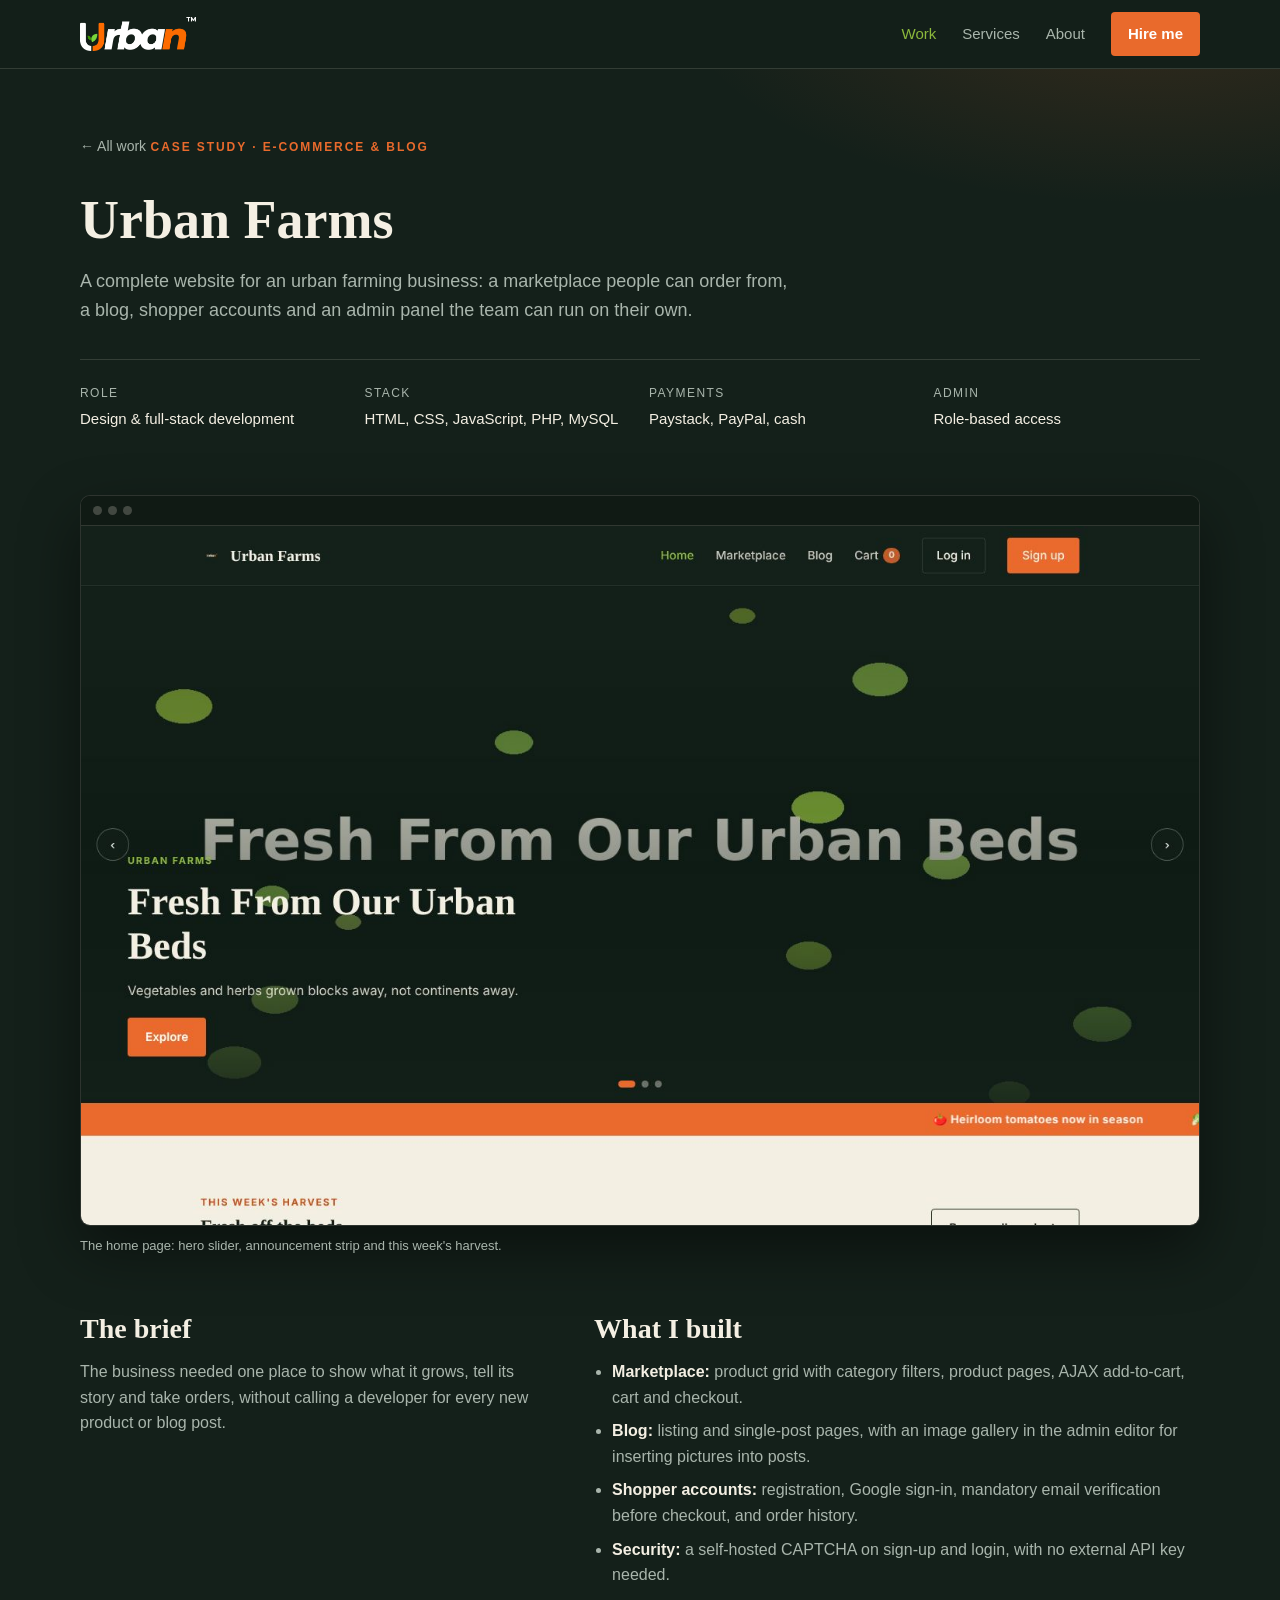
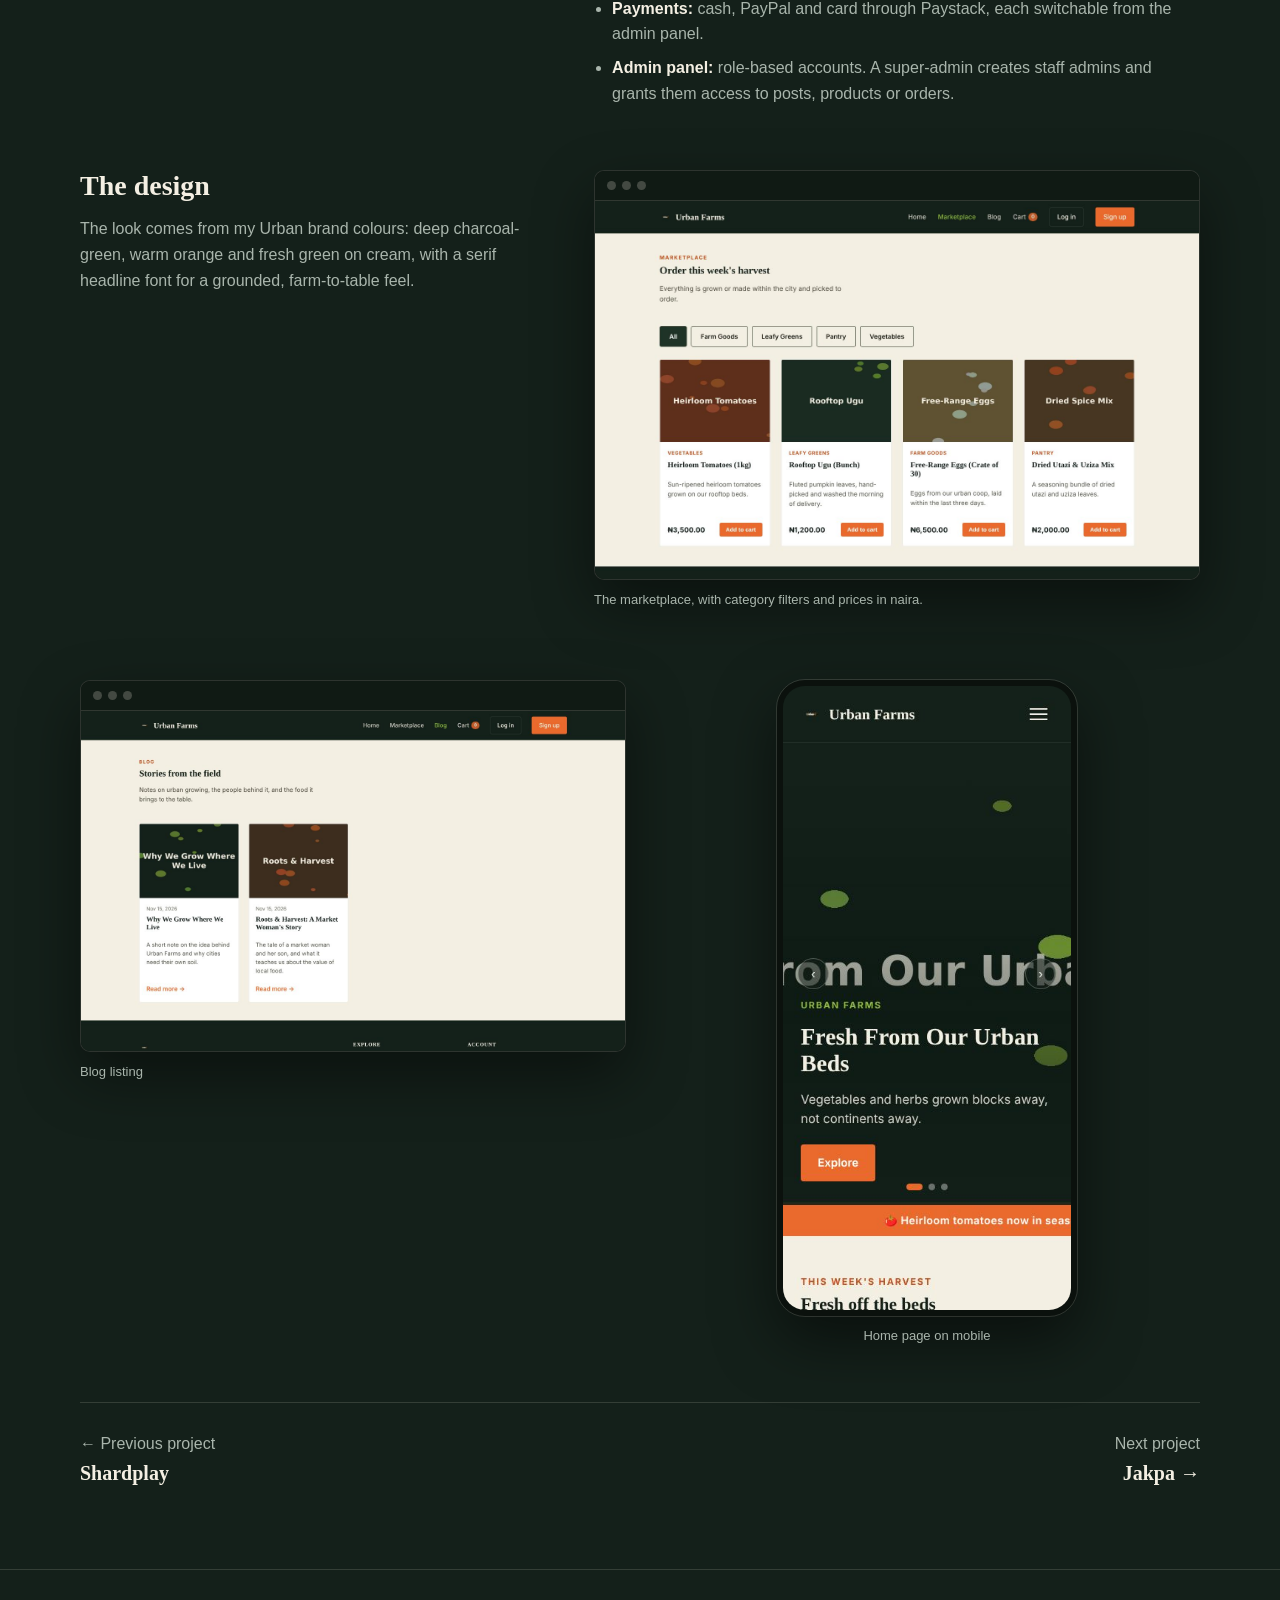
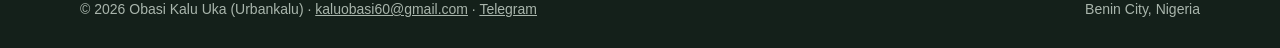
<file: projects/urban-farms.html>
<!doctype html>
<html lang="en">
<head>
<meta charset="utf-8">
<meta name="viewport" content="width=device-width, initial-scale=1">
<title>Urban Farms — Case study | Obasi Kalu Uka (Urbankalu)</title>
<meta name="description" content="Case study: Urban Farms, a full website for an urban farming business with a marketplace, blog, shopper accounts, payments and a role-based admin panel.">
<meta name="theme-color" content="#14201a">
<link rel="icon" href="../assets/img/urban-logo.png">
<link rel="stylesheet" href="../assets/style.css">
</head>
<body>
<header class="site-header">
  <div class="wrap nav">
    <a class="brand" href="../index.html" aria-label="Urban — home"><img src="../assets/img/urban-logo.png" alt="Urban"></a>
    <button class="menu-btn" aria-label="Menu">Menu</button>
    <ul>
      <li><a href="../index.html#work" class="active">Work</a></li>
      <li><a href="../index.html#services">Services</a></li>
      <li><a href="../index.html#about">About</a></li>
      <li><a class="btn btn-solid btn-sm" href="../index.html#contact" style="color:#fff">Hire me</a></li>
    </ul>
  </div>
</header>

<main>
<section class="cs-hero">
  <div class="wrap">
    <a class="back" href="../index.html#work">&larr; All work</a>
    <span class="eyebrow">Case study &middot; E-commerce &amp; blog</span>
    <h1>Urban Farms</h1>
    <p class="lead">A complete website for an urban farming business: a marketplace people can order from, a blog, shopper accounts and an admin panel the team can run on their own.</p>
    <div class="facts-row">
      <div><small>Role</small>Design &amp; full-stack development</div>
      <div><small>Stack</small>HTML, CSS, JavaScript, PHP, MySQL</div>
      <div><small>Payments</small>Paystack, PayPal, cash</div>
      <div><small>Admin</small>Role-based access</div>
    </div>
  </div>
</section>

<section class="cs-body">
  <div class="wrap">
    <div class="frame">
      <div class="bar"><i></i><i></i><i></i></div>
      <img src="../assets/img/uf-home.jpg" alt="Urban Farms home page with hero slider" width="1440" height="900">
    </div>
    <p class="shot-cap">The home page: hero slider, announcement strip and this week's harvest.</p>

    <div class="cs-grid">
      <div>
        <h2>The brief</h2>
        <p>The business needed one place to show what it grows, tell its story and take orders, without calling a developer for every new product or blog post.</p>
      </div>
      <div>
        <h2>What I built</h2>
        <ul>
          <li><b>Marketplace:</b> product grid with category filters, product pages, AJAX add-to-cart, cart and checkout.</li>
          <li><b>Blog:</b> listing and single-post pages, with an image gallery in the admin editor for inserting pictures into posts.</li>
          <li><b>Shopper accounts:</b> registration, Google sign-in, mandatory email verification before checkout, and order history.</li>
          <li><b>Security:</b> a self-hosted CAPTCHA on sign-up and login, with no external API key needed.</li>
          <li><b>Payments:</b> cash, PayPal and card through Paystack, each switchable from the admin panel.</li>
          <li><b>Admin panel:</b> role-based accounts. A super-admin creates staff admins and grants them access to posts, products or orders.</li>
        </ul>
      </div>
    </div>

    <div class="cs-grid">
      <div>
        <h2>The design</h2>
        <p>The look comes from my Urban brand colours: deep charcoal-green, warm orange and fresh green on cream, with a serif headline font for a grounded, farm-to-table feel.</p>
      </div>
      <div>
        <div class="frame">
          <div class="bar"><i></i><i></i><i></i></div>
          <img src="../assets/img/uf-marketplace.jpg" alt="Urban Farms marketplace with category filters and product cards" loading="lazy">
        </div>
        <p class="shot-cap">The marketplace, with category filters and prices in naira.</p>
      </div>
    </div>

    <div class="shots-2">
      <div>
        <div class="frame"><div class="bar"><i></i><i></i><i></i></div><img src="../assets/img/uf-blog.jpg" alt="Urban Farms blog listing" loading="lazy"></div>
        <p class="shot-cap">Blog listing</p>
      </div>
      <div style="display:flex;justify-content:center">
        <div style="width:min(300px,70%)">
          <div class="phone"><img src="../assets/img/uf-home-mobile.jpg" alt="Urban Farms home page on a phone" loading="lazy"></div>
          <p class="shot-cap" style="text-align:center">Home page on mobile</p>
        </div>
      </div>
    </div>

    <div class="cs-nav">
      <a href="shardplay.html">&larr; Previous project<b>Shardplay</b></a>
      <a href="jakpa.html" style="text-align:right">Next project<b>Jakpa &rarr;</b></a>
    </div>
  </div>
</section>
</main>

<footer class="site-footer">
  <div class="wrap row">
    <span>&copy; <span id="year">2026</span> Obasi Kalu Uka (Urbankalu) &middot; <a href="mailto:kaluobasi60@gmail.com">kaluobasi60@gmail.com</a> &middot; <a href="https://t.me/chinexcongle">Telegram</a></span>
    <span>Benin City, Nigeria</span>
  </div>
</footer>
<script src="../assets/site.js"></script>
</body>
</html>
</file>
<file: assets/style.css>
/* Obasi Kalu Uka (Urbankalu) — portfolio
   Palette: Urban Enterprise — charcoal, orange, green */
:root {
  --soil: #14201a;
  --leaf: #1f3327;
  --leaf-2: #274031;
  --orange: #e96a2c;
  --orange-dark: #c4531e;
  --sprout: #8cb93c;
  --cream: #f4efe3;
  --cream-2: #ebe4d3;
  --ink: #1b1b16;
  --muted: #a9b5ac;
  --muted-dark: #5d6a62;
  --line: rgba(244, 239, 227, 0.14);
  --line-dark: rgba(27, 27, 22, 0.14);
  --radius: 6px;
  --max: 1160px;
  --serif: Georgia, "Times New Roman", serif;
  --sans: -apple-system, "Segoe UI", Roboto, "Helvetica Neue", Arial, sans-serif;
}
* { box-sizing: border-box; }
html { scroll-behavior: smooth; }
body {
  margin: 0;
  font-family: var(--sans);
  background: var(--soil);
  color: var(--cream);
  line-height: 1.6;
  -webkit-font-smoothing: antialiased;
}
img { max-width: 100%; height: auto; display: block; }
a { color: inherit; }
.wrap { width: 100%; max-width: var(--max); margin: 0 auto; padding: 0 20px; }
.eyebrow { font-size: 12px; letter-spacing: 0.16em; text-transform: uppercase; font-weight: 700; color: var(--orange); }
.eyebrow.green { color: var(--sprout); }
h1, h2, h3 { font-family: var(--serif); line-height: 1.15; margin: 0; font-weight: 700; }
h1 { font-size: clamp(34px, 6vw, 62px); }
h2 { font-size: clamp(26px, 3.6vw, 38px); }
h3 { font-size: 20px; }
p { margin: 0; }

/* Header */
.site-header { position: sticky; top: 0; z-index: 50; background: rgba(20, 32, 26, 0.92); backdrop-filter: blur(8px); border-bottom: 1px solid var(--line); }
.nav { display: flex; align-items: center; justify-content: space-between; height: 68px; }
.brand img { height: 34px; width: auto; }
.nav ul { display: flex; gap: 26px; list-style: none; margin: 0; padding: 0; align-items: center; }
.nav a { text-decoration: none; font-size: 15px; color: var(--muted); }
.nav a:hover, .nav a.active { color: var(--sprout); }
.menu-btn { display: none; background: none; border: 1px solid var(--line); color: var(--cream); border-radius: 4px; padding: 8px 12px; font-size: 14px; cursor: pointer; }
.btn { display: inline-block; padding: 12px 22px; border-radius: 4px; font-weight: 700; font-size: 15px; text-decoration: none; border: 1px solid transparent; cursor: pointer; transition: transform .15s, background .15s; }
.btn:hover { transform: translateY(-1px); }
.btn-solid { background: var(--orange); color: #fff; }
.btn-solid:hover { background: var(--orange-dark); }
.btn-ghost { border-color: var(--line); color: var(--cream); }
.btn-ghost:hover { border-color: var(--sprout); color: var(--sprout); }
.btn-sm { padding: 9px 16px; font-size: 14px; }

/* Hero */
.hero { padding: 72px 0 84px; background:
  radial-gradient(900px 400px at 85% -10%, rgba(233,106,44,0.16), transparent 60%),
  radial-gradient(700px 400px at 0% 100%, rgba(140,185,60,0.12), transparent 60%); }
.hero-grid { display: grid; grid-template-columns: 1.05fr 1fr; gap: 56px; align-items: center; }
.hero h1 { margin: 14px 0 20px; }
.hero h1 em { font-style: normal; color: var(--orange); }
.hero p.lead { color: var(--muted); font-size: 18px; max-width: 560px; }
.hero .cta { display: flex; gap: 12px; margin-top: 30px; flex-wrap: wrap; }
.hero-meta { display: flex; gap: 28px; margin-top: 38px; flex-wrap: wrap; font-size: 14px; color: var(--muted); }
.hero-meta strong { display: block; color: var(--cream); font-size: 15px; }

/* Device frames */
.frame { background: #0d1511; border: 1px solid var(--line); border-radius: 10px; overflow: hidden; box-shadow: 0 24px 60px rgba(0,0,0,0.45); }
.frame .bar { display: flex; gap: 6px; padding: 10px 12px; background: #101a14; border-bottom: 1px solid var(--line); }
.frame .bar i { width: 9px; height: 9px; border-radius: 50%; background: rgba(244,239,227,0.22); display: block; }
.frame img { width: 100%; }
.phone { background: #0d1511; border: 6px solid #0b110d; outline: 1px solid var(--line); border-radius: 28px; overflow: hidden; box-shadow: 0 24px 60px rgba(0,0,0,0.5); }
.phone img { width: 100%; }
.hero-art { position: relative; padding-bottom: 40px; }
.hero-grid > * { min-width: 0; }
.hero-art .phone { position: absolute; width: 24%; right: -6px; bottom: 0; }

/* Sections */
section { padding: 84px 0; }
.section-head { display: flex; justify-content: space-between; align-items: flex-end; gap: 24px; margin-bottom: 40px; flex-wrap: wrap; }
.section-head p { color: var(--muted); max-width: 520px; }
.light { background: var(--cream); color: var(--ink); }
.light .section-head p { color: var(--muted-dark); }
.light .eyebrow { color: var(--orange-dark); }
.deep { background: var(--leaf); }

/* Project cards */
.projects { display: grid; gap: 28px; }
.project { display: grid; grid-template-columns: 1.25fr 1fr; gap: 36px; align-items: center; background: #fff; border: 1px solid var(--line-dark); border-radius: var(--radius); padding: 22px; text-decoration: none; color: var(--ink); transition: box-shadow .2s, transform .2s; }
.project:nth-child(even) { grid-template-columns: 1fr 1.25fr; }
.project:nth-child(even) .shot { order: 2; }
.project:hover { box-shadow: 0 18px 40px rgba(20,32,26,0.16); transform: translateY(-2px); }
.project .shot { border-radius: 8px; overflow: hidden; border: 1px solid var(--line-dark); background: var(--soil); }
.project .shot.mobile { display: flex; gap: 14px; justify-content: center; padding: 22px; background: linear-gradient(135deg, #0a0f1d, #10201a); }
.project .shot.mobile .phone { width: 36%; border-radius: 22px; border-width: 5px; }
.project .body { padding: 8px 6px; }
.project h3 { font-size: 28px; margin: 8px 0 10px; }
.project p { color: var(--muted-dark); margin-bottom: 16px; }
.tags { display: flex; flex-wrap: wrap; gap: 8px; margin-bottom: 18px; }
.tag { font-size: 12px; font-weight: 600; padding: 4px 10px; border-radius: 99px; background: rgba(140,185,60,0.16); color: #3d5d12; }
.tag.dark { background: rgba(140,185,60,0.14); color: var(--sprout); }
.arrow { font-weight: 700; color: var(--orange-dark); }
.project a.arrow { text-decoration: none; }
.project a.arrow:hover { text-decoration: underline; }
.links { display: flex; gap: 22px; flex-wrap: wrap; }
a.shot { display: block; }

/* Services */
.services { display: grid; grid-template-columns: repeat(3, 1fr); gap: 18px; }
.service { border: 1px solid var(--line); border-radius: var(--radius); padding: 24px; background: rgba(255,255,255,0.02); }
.service .num { font-family: var(--serif); color: var(--orange); font-size: 14px; font-weight: 700; }
.service h3 { margin: 8px 0 8px; font-size: 19px; }
.service p { color: var(--muted); font-size: 15px; }

/* Brand marks */
.marks { display: grid; grid-template-columns: repeat(3, 1fr); gap: 18px; }
.mark { background: #fff; border: 1px solid var(--line-dark); border-radius: var(--radius); padding: 22px; text-align: center; }
.mark .tile { height: 140px; display: flex; align-items: center; justify-content: center; border-radius: 6px; margin-bottom: 14px; }
.mark .tile img { max-height: 90px; max-width: 80%; width: auto; }
.mark.u .tile { background: var(--soil); }
.mark.s .tile { background: #0a0e17; }
.mark.j .tile { background: #0a0f1d; }
.mark .tile.j img { max-height: 120px; border-radius: 14px; }
.mark b { display: block; color: var(--ink); }
.mark span { color: var(--muted-dark); font-size: 14px; }

/* About */
.about { display: grid; grid-template-columns: 1fr 1fr; gap: 56px; align-items: start; }
.about p { color: var(--muted); margin-bottom: 16px; font-size: 17px; }
.facts { list-style: none; padding: 0; margin: 0; border-top: 1px solid var(--line); }
.facts li { display: flex; justify-content: space-between; gap: 16px; padding: 14px 0; border-bottom: 1px solid var(--line); font-size: 15px; }
.facts li span:first-child { color: var(--muted); }
.facts li span:last-child { text-align: right; }

/* Contact */
.contact { text-align: center; background:
  radial-gradient(700px 300px at 50% 0%, rgba(233,106,44,0.18), transparent 70%), var(--soil); }
.contact h2 { margin: 12px 0 14px; }
.contact p { color: var(--muted); max-width: 560px; margin: 0 auto 28px; }
.contact .cta { display: flex; gap: 12px; justify-content: center; flex-wrap: wrap; }

/* Footer */
.site-footer { border-top: 1px solid var(--line); padding: 28px 0; color: var(--muted); font-size: 14px; }
.site-footer .row { display: flex; justify-content: space-between; gap: 16px; flex-wrap: wrap; align-items: center; }

/* Case study pages */
.cs-hero { padding: 64px 0 40px; background: radial-gradient(800px 360px at 90% -20%, rgba(233,106,44,0.16), transparent 60%); }
.cs-hero h1 { font-size: clamp(34px, 5vw, 54px); margin: 12px 0 16px; }
.cs-hero .lead { color: var(--muted); font-size: 18px; max-width: 720px; }
.back { display: inline-block; margin-bottom: 20px; text-decoration: none; color: var(--muted); font-size: 14px; }
.back:hover { color: var(--sprout); }
.facts-row { display: grid; grid-template-columns: repeat(4, 1fr); gap: 18px; margin-top: 34px; padding-top: 24px; border-top: 1px solid var(--line); }
.facts-row small { display: block; color: var(--muted); font-size: 12px; text-transform: uppercase; letter-spacing: 0.12em; margin-bottom: 4px; }
.facts-row div { font-size: 15px; }
.cs-body { padding: 24px 0 80px; }
.cs-grid { display: grid; grid-template-columns: 1fr 1.3fr; gap: 48px; margin: 56px 0; align-items: start; }
.cs-grid h2 { font-size: 28px; margin-bottom: 14px; }
.cs-grid p { color: var(--muted); margin-bottom: 14px; }
.cs-grid ul { margin: 0; padding-left: 18px; color: var(--muted); }
.cs-grid li { margin-bottom: 8px; }
.cs-grid li b { color: var(--cream); }
.shots { display: grid; gap: 28px; }
.shot-cap { color: var(--muted); font-size: 13px; margin-top: 10px; }
.shots-2 { display: grid; grid-template-columns: 1fr 1fr; gap: 28px; }
.shots-phones { display: flex; gap: 28px; justify-content: center; flex-wrap: wrap; }
.shots-phones figure { margin: 0; width: min(280px, 44%); }
.note { margin-top: 40px; padding: 16px 18px; border-left: 3px solid var(--orange); background: rgba(233,106,44,0.08); color: var(--muted); font-size: 14px; }
.cs-nav { display: flex; justify-content: space-between; gap: 16px; border-top: 1px solid var(--line); padding-top: 28px; margin-top: 56px; }
.cs-nav a { text-decoration: none; color: var(--muted); }
.cs-nav a:hover { color: var(--sprout); }
.cs-nav b { display: block; color: var(--cream); font-family: var(--serif); font-size: 20px; }

@media (max-width: 900px) {
  .hero-grid, .about, .cs-grid, .project, .project:nth-child(even) { grid-template-columns: minmax(0, 1fr); }
  .project:nth-child(even) .shot { order: 0; }
  .services, .marks { grid-template-columns: 1fr 1fr; }
  .facts-row { grid-template-columns: 1fr 1fr; }
  .shots-2 { grid-template-columns: 1fr; }
  section { padding: 60px 0; }
}
@media (max-width: 680px) {
  .menu-btn { display: block; }
  .nav ul { display: none; position: absolute; top: 68px; left: 0; right: 0; background: var(--soil); flex-direction: column; align-items: flex-start; padding: 16px 20px 22px; border-bottom: 1px solid var(--line); gap: 16px; }
  .nav ul.open { display: flex; }
  .services, .marks { grid-template-columns: 1fr; }
  .hero { padding-top: 44px; }
  .hero-art .phone { width: 30%; right: 0; }
  .facts-row { grid-template-columns: 1fr 1fr; }
  .section-head { align-items: flex-start; }
}
</file>
